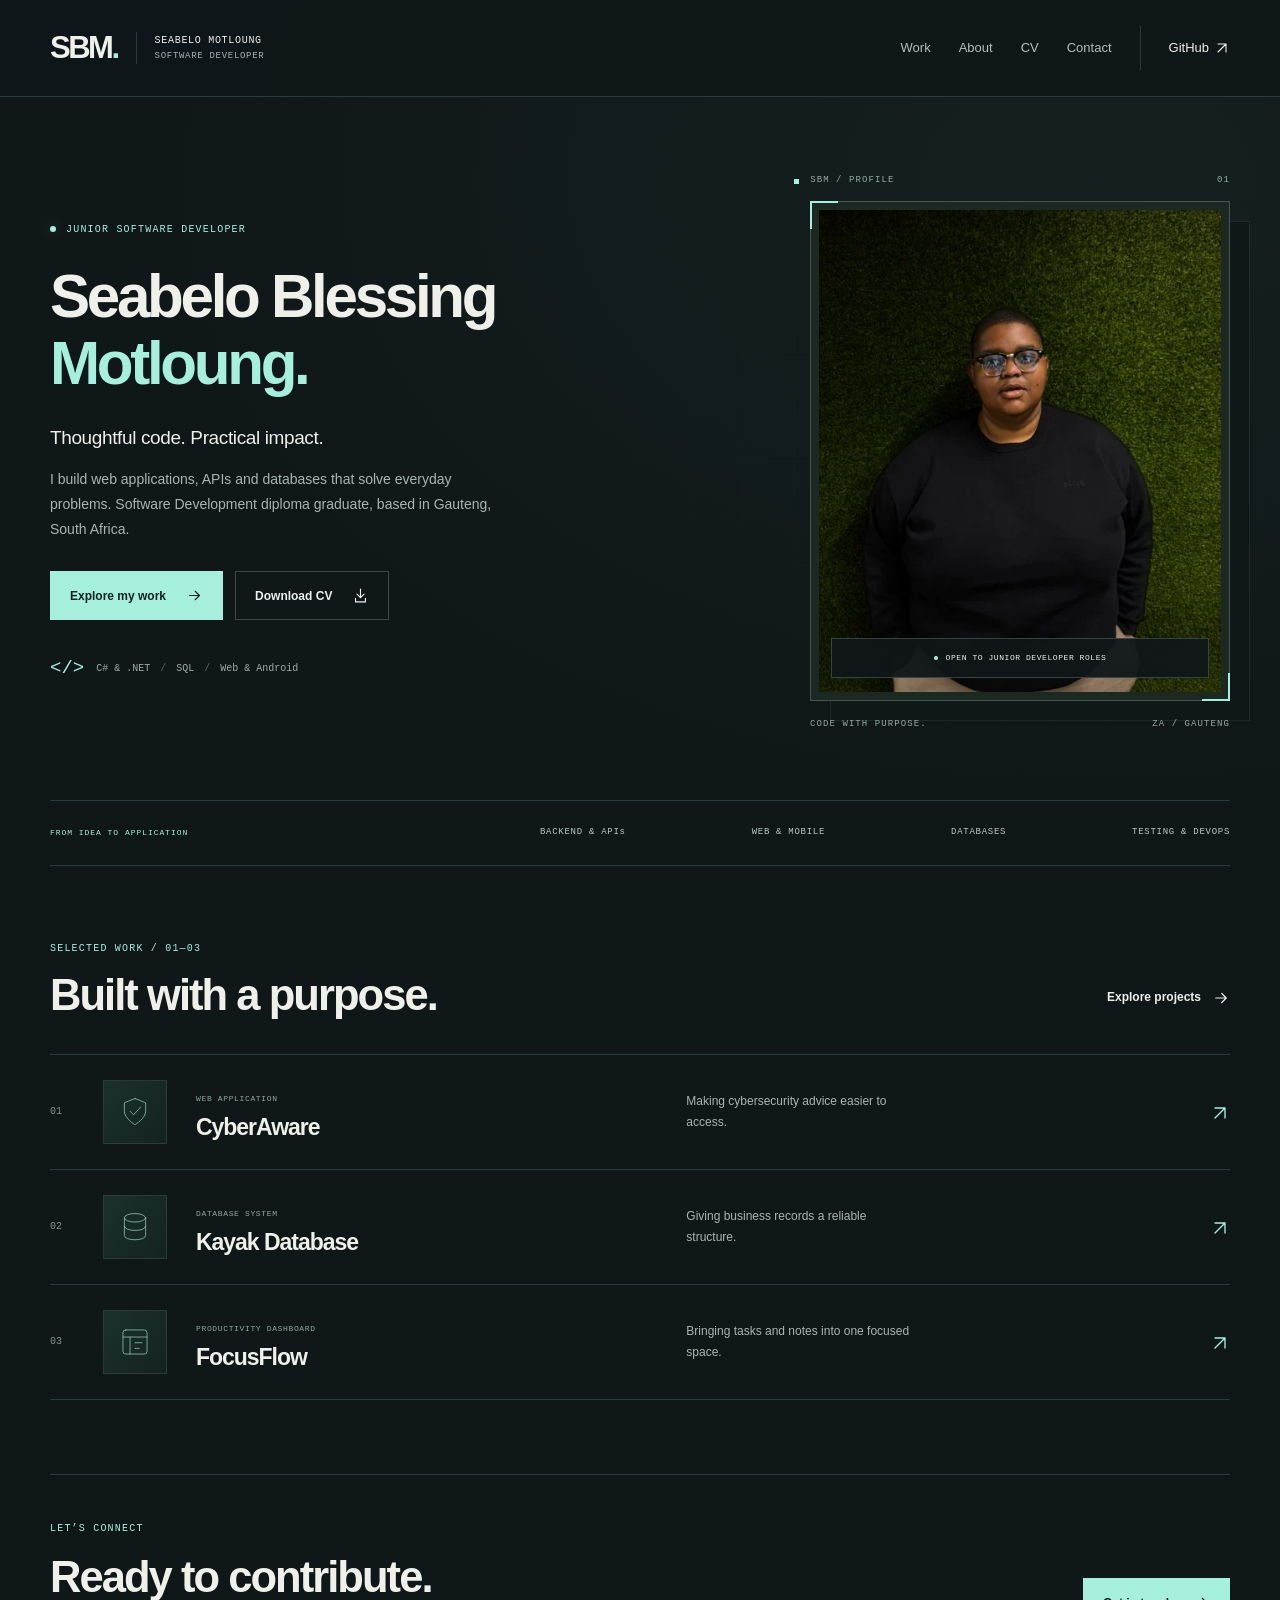
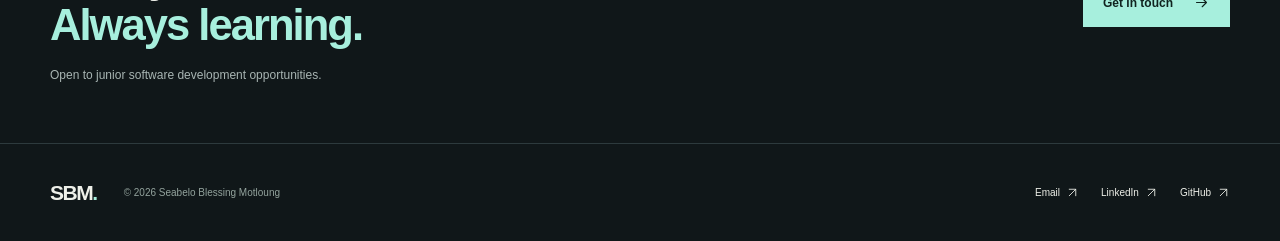
<file: index.html>
<!doctype html>
<html lang="en-ZA"><head>
<meta name="google-site-verification" content="wOS93YtH7GxDADND5eBGeWs1K6vbDE0F783lF547v88" /><meta charset="utf-8"><meta name="viewport" content="width=device-width,initial-scale=1">
<title>Seabelo Blessing Motloung | Software Developer</title><meta name="description" content="Seabelo Blessing Motloung, a junior Software Developer in Gauteng. Explore C#, ASP.NET Core, SQL and web projects, and download my CV."><meta name="author" content="Seabelo Blessing Motloung"><meta name="robots" content="index,follow,max-image-preview:large"><meta name="theme-color" content="#101719"><meta name="color-scheme" content="dark">
<link rel="canonical" href="https://seabelomotloung.co.za/"><link rel="icon" href="assets/favicon.svg" type="image/svg+xml">
<meta property="og:site_name" content="Seabelo Blessing Motloung"><meta property="og:locale" content="en_ZA"><meta property="og:type" content="profile"><meta property="og:title" content="Seabelo Blessing Motloung | Software Developer"><meta property="og:description" content="Seabelo Blessing Motloung, a junior Software Developer in Gauteng. Explore C#, ASP.NET Core, SQL and web projects, and download my CV."><meta property="og:url" content="https://seabelomotloung.co.za/"><meta property="og:image" content="https://seabelomotloung.co.za/assets/images/seabelo-social.jpg"><meta property="og:image:width" content="960"><meta property="og:image:height" content="1280"><meta property="og:image:alt" content="Professional portrait of Seabelo Blessing Motloung, Software Developer">
<meta name="twitter:card" content="summary_large_image"><meta name="twitter:title" content="Seabelo Blessing Motloung | Software Developer"><meta name="twitter:description" content="Seabelo Blessing Motloung, a junior Software Developer in Gauteng. Explore C#, ASP.NET Core, SQL and web projects, and download my CV."><meta name="twitter:image" content="https://seabelomotloung.co.za/assets/images/seabelo-social.jpg">
<link rel="stylesheet" href="assets/styles.css?v=20261101"><script type="application/ld+json">{"@context":"https://schema.org","@graph":[{"@type":"Person","@id":"https://seabelomotloung.co.za/#person","name":"Seabelo Blessing Motloung","alternateName":"Seabelo Motloung","url":"https://seabelomotloung.co.za/","image":"https://seabelomotloung.co.za/assets/images/seabelo-social.jpg","jobTitle":"Software Developer","description":"Software Development diploma graduate with project experience in C#, ASP.NET Core, REST APIs and databases.","sameAs":["https://github.com/motloungseabelo-gif","https://www.linkedin.com/in/seabelo-motloung-aa58aa301"],"alumniOf":{"@type":"CollegeOrUniversity","name":"IIE Rosebank College","description":"Pretoria campus","address":{"@type":"PostalAddress","addressLocality":"Pretoria","addressRegion":"Gauteng","addressCountry":"ZA"}},"homeLocation":{"@type":"Place","name":"Gauteng, South Africa"},"knowsAbout":["C#","ASP.NET Core","REST APIs","SQL","Kotlin","JavaScript","Docker","Azure DevOps","Software testing"]},{"@type":"WebSite","@id":"https://seabelomotloung.co.za/#website","url":"https://seabelomotloung.co.za/","name":"Seabelo Blessing Motloung | Software Developer","publisher":{"@id":"https://seabelomotloung.co.za/#person"}},{"@type":"ProfilePage","@id":"https://seabelomotloung.co.za/#webpage","url":"https://seabelomotloung.co.za/","name":"Seabelo Blessing Motloung | Software Developer","description":"Seabelo Blessing Motloung, a junior Software Developer in Gauteng. Explore C#, ASP.NET Core, SQL and web projects, and download my CV.","inLanguage":"en-ZA","about":{"@id":"https://seabelomotloung.co.za/#person"},"isPartOf":{"@id":"https://seabelomotloung.co.za/#website"},"mainEntity":{"@id":"https://seabelomotloung.co.za/#person"},"primaryImageOfPage":"https://seabelomotloung.co.za/assets/images/seabelo-social.jpg"}]}</script><script src="assets/script.js?v=20261101" defer></script></head>
<body><a class="skip-link" href="#main">Skip to content</a>
<header class="site-header"><div class="container nav-shell">
<a class="brand" href="index.html" aria-label="Seabelo Motloung, home"><span class="brand-mark">SBM<span aria-hidden="true">.</span></span><span class="brand-label">SEABELO MOTLOUNG<span>SOFTWARE DEVELOPER</span></span></a>
<button class="nav-toggle" type="button" aria-expanded="false" aria-controls="primary-nav"><span>Menu</span><svg viewBox="0 0 24 24" fill="none" aria-hidden="true"><path d="M4 8h16M4 16h16"/></svg></button>
<nav id="primary-nav" class="primary-nav" aria-label="Primary navigation"><a href="projects.html">Work</a><a href="about.html">About</a><a href="resume.html">CV</a><a href="contact.html">Contact</a><a class="nav-github" href="https://github.com/motloungseabelo-gif" target="_blank" rel="noopener noreferrer" aria-label="GitHub profile, opens in a new tab">GitHub <svg viewBox="0 0 24 24" fill="none" aria-hidden="true"><path d="M6 18 18 6M6 6h12v12"/></svg></a></nav>
</div></header><main id="main">
<section class="hero container"><div class="hero-copy"><p class="eyebrow"><span class="status-dot" aria-hidden="true"></span>JUNIOR SOFTWARE DEVELOPER</p><h1>Seabelo Blessing<br><span>Motloung.</span></h1><p class="hero-statement">Thoughtful code. Practical impact.</p><p class="lead">I build web applications, APIs and databases that solve everyday problems. Software Development diploma graduate, based in Gauteng, South Africa.</p><div class="hero-actions"><a class="button button-primary" href="projects.html">Explore my work<svg viewBox="0 0 24 24" fill="none" aria-hidden="true"><path d="M5 12h14M13 6l6 6-6 6"/></svg></a><a class="button button-secondary" href="Seabelo_Blessing_Motloung_CV.pdf" download>Download CV<svg viewBox="0 0 24 24" fill="none" aria-hidden="true"><path d="M12 3v12m-5-5 5 5 5-5M5 16v5h14v-5"/></svg></a></div><div class="hero-footnote"><span aria-hidden="true">&lt;/&gt;</span><span>C# &amp; .NET<span class="separator">/</span>SQL<span class="separator">/</span>Web &amp; Android</span></div></div><div class="portrait-scene"><div class="portrait-stage"><div class="portrait-topline" aria-hidden="true"><span>SBM / PROFILE</span><span>01</span></div><div class="portrait-frame"><img src="assets/images/seabelo-960.webp" srcset="assets/images/seabelo-480.webp 480w, assets/images/seabelo-960.webp 960w" sizes="(max-width: 600px) 88vw, (max-width: 900px) 66vw, 420px" width="960" height="1280" alt="Seabelo Blessing Motloung, Software Developer, wearing glasses and a black top" fetchpriority="high" decoding="async"><div class="portrait-caption"><span class="status-dot" aria-hidden="true"></span><span>OPEN TO JUNIOR DEVELOPER ROLES</span></div></div><div class="portrait-bottomline" aria-hidden="true"><span>CODE WITH PURPOSE.</span><span>ZA / GAUTENG</span></div></div></div></section>
<div class="container capabilities" aria-label="Areas of development"><span class="micro-label">FROM IDEA TO APPLICATION</span><div><span>BACKEND &amp; APIs</span><span>WEB &amp; MOBILE</span><span>DATABASES</span><span>TESTING &amp; DEVOPS</span></div></div>
<section class="section container" aria-labelledby="work-heading"><div class="section-heading"><div><p class="eyebrow">SELECTED WORK / 01—03</p><h2 id="work-heading">Built with a purpose.</h2></div><a class="text-link" href="projects.html">Explore projects <svg viewBox="0 0 24 24" fill="none" aria-hidden="true"><path d="M5 12h14M13 6l6 6-6 6"/></svg></a></div><div class="work-list"><a class="work-row" href="projects.html#cyberaware"><span class="work-index">01</span><div class="project-symbol" aria-hidden="true"><svg viewBox="0 0 48 48" fill="none"><path d="m24 5 15 6v12c0 10-15 19-15 19S9 33 9 23V11l15-6Z"/><path d="m17 23 5 5 10-11"/></svg></div><span class="work-title"><span class="micro-label">WEB APPLICATION</span><h3>CyberAware</h3></span><span class="work-description">Making cybersecurity advice easier to access.</span><span class="work-arrow"><svg viewBox="0 0 24 24" fill="none" aria-hidden="true"><path d="M6 18 18 6M6 6h12v12"/></svg></span></a><a class="work-row" href="projects.html#kayak"><span class="work-index">02</span><div class="project-symbol" aria-hidden="true"><svg viewBox="0 0 48 48" fill="none"><ellipse cx="24" cy="11" rx="15" ry="6"/><path d="M9 11v25c0 8 30 8 30 0V11M9 23c0 8 30 8 30 0"/></svg></div><span class="work-title"><span class="micro-label">DATABASE SYSTEM</span><h3>Kayak Database</h3></span><span class="work-description">Giving business records a reliable structure.</span><span class="work-arrow"><svg viewBox="0 0 24 24" fill="none" aria-hidden="true"><path d="M6 18 18 6M6 6h12v12"/></svg></span></a><a class="work-row" href="projects.html#focusflow"><span class="work-index">03</span><div class="project-symbol" aria-hidden="true"><svg viewBox="0 0 48 48" fill="none"><rect x="7" y="7" width="34" height="34" rx="4"/><path d="M7 17h34M17 17v24m7-16h10m-10 8h6"/></svg></div><span class="work-title"><span class="micro-label">PRODUCTIVITY DASHBOARD</span><h3>FocusFlow</h3></span><span class="work-description">Bringing tasks and notes into one focused space.</span><span class="work-arrow"><svg viewBox="0 0 24 24" fill="none" aria-hidden="true"><path d="M6 18 18 6M6 6h12v12"/></svg></span></a></div></section>
<section class="container contact-strip"><div><p class="eyebrow">LET’S CONNECT</p><h2>Ready to contribute.<br><span>Always learning.</span></h2><p>Open to junior software development opportunities.</p></div><a class="button button-primary" href="contact.html">Get in touch<svg viewBox="0 0 24 24" fill="none" aria-hidden="true"><path d="M5 12h14M13 6l6 6-6 6"/></svg></a></section></main><footer class="site-footer"><div class="container footer-inner"><a class="footer-signature" href="index.html">SBM<span>.</span></a><p>© 2026 Seabelo Blessing Motloung</p><div class="footer-links"><a href="mailto:seabelomotloung@gmail.com">Email <svg viewBox="0 0 24 24" fill="none" aria-hidden="true"><path d="M6 18 18 6M6 6h12v12"/></svg></a><a href="https://www.linkedin.com/in/seabelo-motloung-aa58aa301" target="_blank" rel="noopener noreferrer">LinkedIn <svg viewBox="0 0 24 24" fill="none" aria-hidden="true"><path d="M6 18 18 6M6 6h12v12"/></svg></a><a href="https://github.com/motloungseabelo-gif" target="_blank" rel="noopener noreferrer">GitHub <svg viewBox="0 0 24 24" fill="none" aria-hidden="true"><path d="M6 18 18 6M6 6h12v12"/></svg></a></div></div></footer></body></html>
</file>
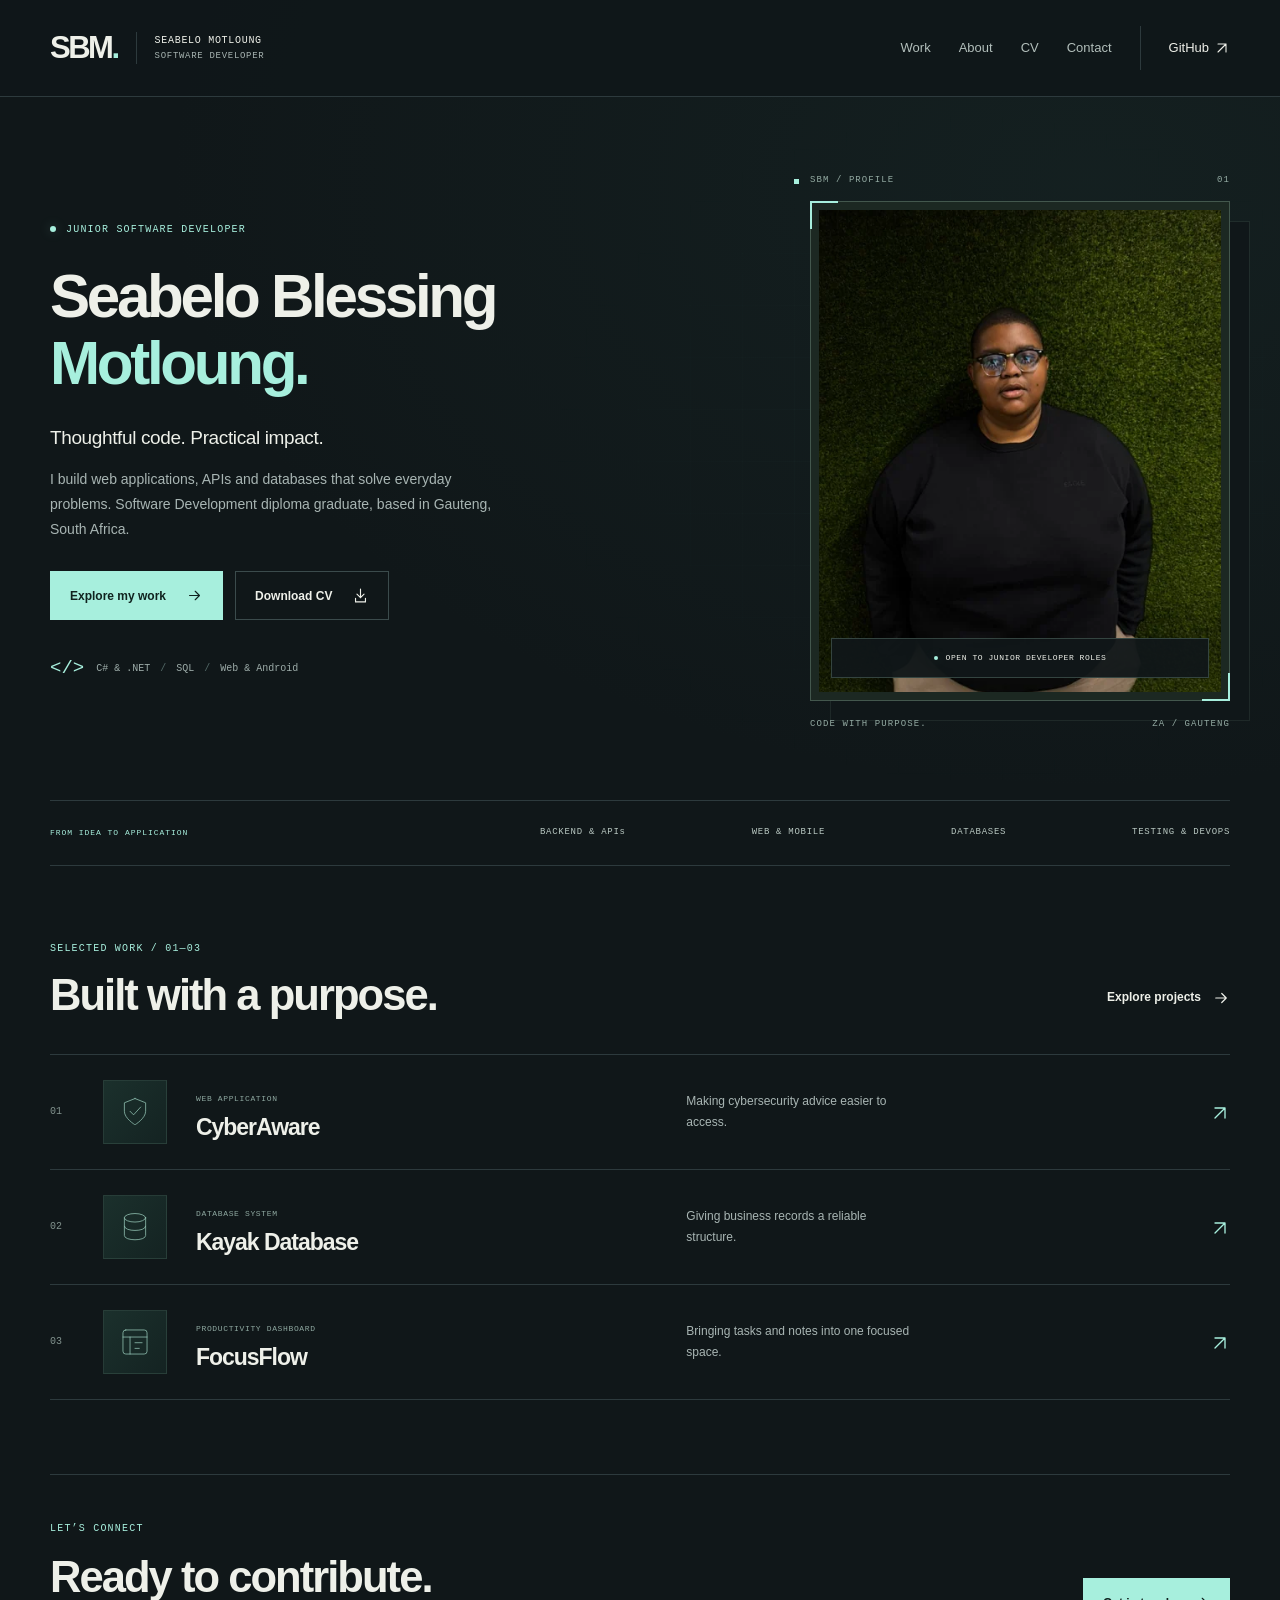
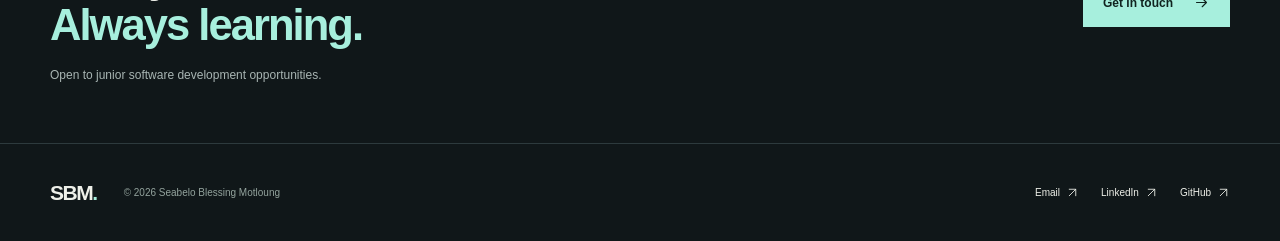
<file: portfolio_site/index.html>
<!doctype html><html lang="en"><head><meta charset="utf-8"><meta name="robots" content="noindex,follow"><link rel="canonical" href="https://seabelomotloung.co.za/"><meta http-equiv="refresh" content="0;url=../index.html"><title>Seabelo Blessing Motloung | Software Developer</title></head><body><p>This legacy page has moved to the current <a href="../index.html">Seabelo Blessing Motloung Software Developer portfolio</a>.</p></body></html>
</file>
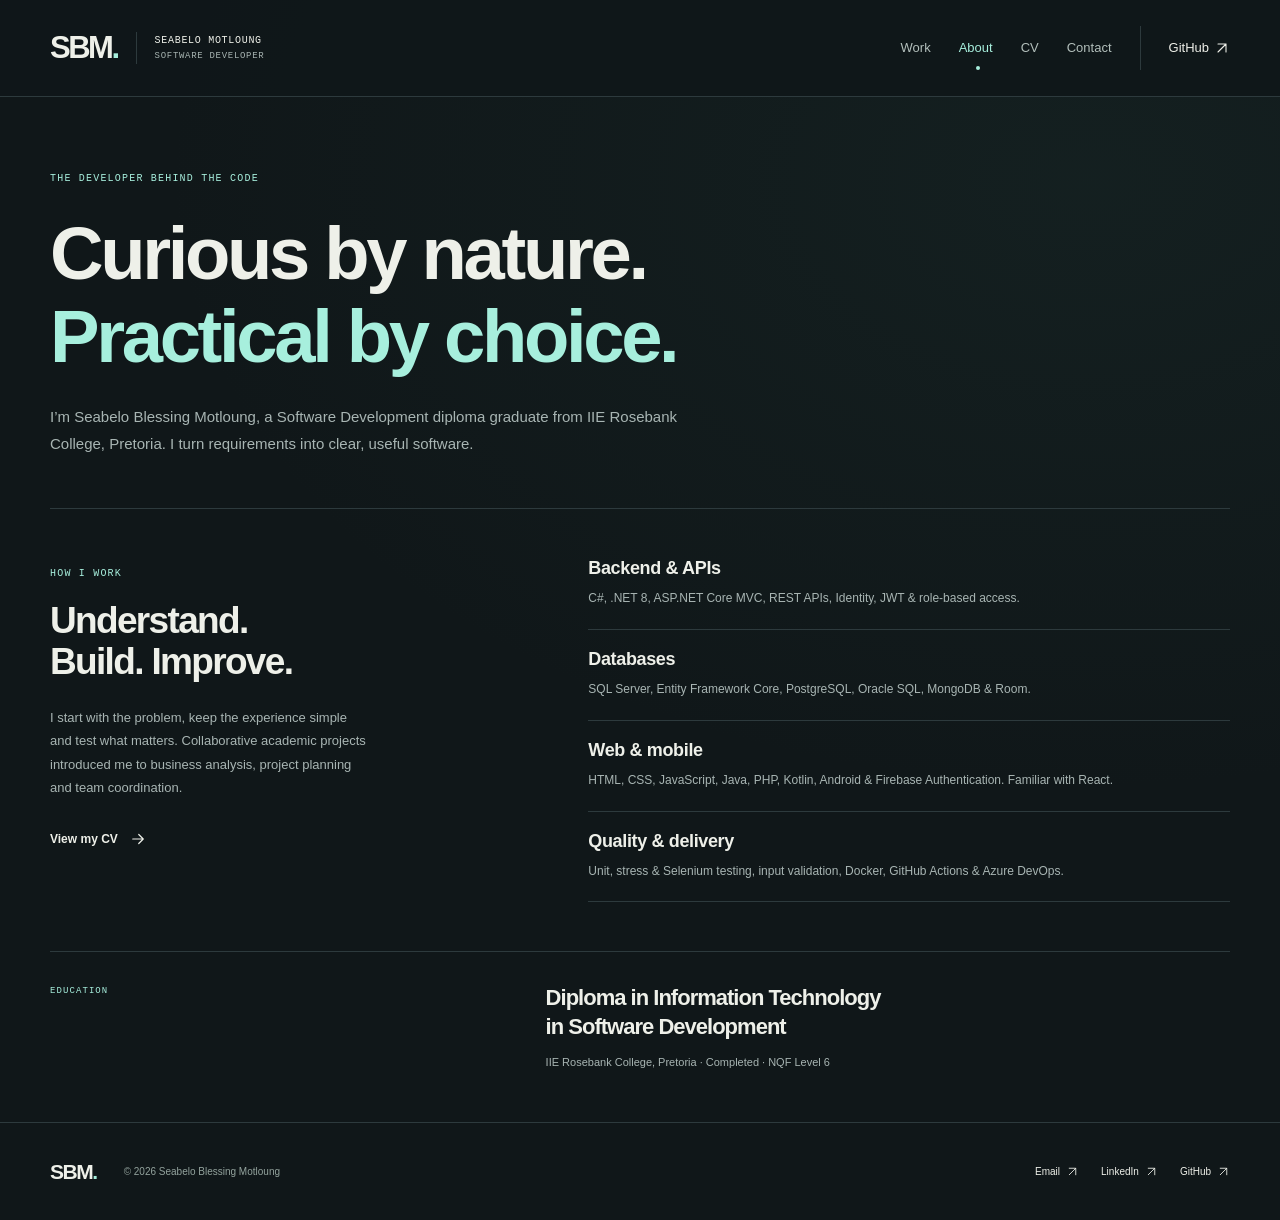
<file: about.html>
<!doctype html>
<html lang="en-ZA"><head><meta charset="utf-8"><meta name="viewport" content="width=device-width,initial-scale=1">
<title>About | Seabelo Blessing Motloung, Software Developer</title><meta name="description" content="Meet Seabelo Blessing Motloung, a Software Development diploma graduate from IIE Rosebank College with skills in .NET, databases, web, Android and testing."><meta name="author" content="Seabelo Blessing Motloung"><meta name="robots" content="index,follow,max-image-preview:large"><meta name="theme-color" content="#101719"><meta name="color-scheme" content="dark">
<link rel="canonical" href="https://seabelomotloung.co.za/about.html"><link rel="icon" href="assets/favicon.svg" type="image/svg+xml">
<meta property="og:site_name" content="Seabelo Blessing Motloung"><meta property="og:locale" content="en_ZA"><meta property="og:type" content="website"><meta property="og:title" content="About | Seabelo Blessing Motloung, Software Developer"><meta property="og:description" content="Meet Seabelo Blessing Motloung, a Software Development diploma graduate from IIE Rosebank College with skills in .NET, databases, web, Android and testing."><meta property="og:url" content="https://seabelomotloung.co.za/about.html"><meta property="og:image" content="https://seabelomotloung.co.za/assets/images/seabelo-social.jpg"><meta property="og:image:width" content="960"><meta property="og:image:height" content="1280"><meta property="og:image:alt" content="Professional portrait of Seabelo Blessing Motloung, Software Developer">
<meta name="twitter:card" content="summary_large_image"><meta name="twitter:title" content="About | Seabelo Blessing Motloung, Software Developer"><meta name="twitter:description" content="Meet Seabelo Blessing Motloung, a Software Development diploma graduate from IIE Rosebank College with skills in .NET, databases, web, Android and testing."><meta name="twitter:image" content="https://seabelomotloung.co.za/assets/images/seabelo-social.jpg">
<link rel="stylesheet" href="assets/styles.css?v=20261101"><script type="application/ld+json">{"@context":"https://schema.org","@graph":[{"@type":"Person","@id":"https://seabelomotloung.co.za/#person","name":"Seabelo Blessing Motloung","alternateName":"Seabelo Motloung","url":"https://seabelomotloung.co.za/","image":"https://seabelomotloung.co.za/assets/images/seabelo-social.jpg","jobTitle":"Software Developer","description":"Software Development diploma graduate with project experience in C#, ASP.NET Core, REST APIs and databases.","sameAs":["https://github.com/motloungseabelo-gif","https://www.linkedin.com/in/seabelo-motloung-aa58aa301"],"alumniOf":{"@type":"CollegeOrUniversity","name":"IIE Rosebank College","description":"Pretoria campus","address":{"@type":"PostalAddress","addressLocality":"Pretoria","addressRegion":"Gauteng","addressCountry":"ZA"}},"homeLocation":{"@type":"Place","name":"Gauteng, South Africa"},"knowsAbout":["C#","ASP.NET Core","REST APIs","SQL","Kotlin","JavaScript","Docker","Azure DevOps","Software testing"]},{"@type":"WebSite","@id":"https://seabelomotloung.co.za/#website","url":"https://seabelomotloung.co.za/","name":"Seabelo Blessing Motloung | Software Developer","publisher":{"@id":"https://seabelomotloung.co.za/#person"}},{"@type":"WebPage","@id":"https://seabelomotloung.co.za/about.html#webpage","url":"https://seabelomotloung.co.za/about.html","name":"About | Seabelo Blessing Motloung, Software Developer","description":"Meet Seabelo Blessing Motloung, a Software Development diploma graduate from IIE Rosebank College with skills in .NET, databases, web, Android and testing.","inLanguage":"en-ZA","about":{"@id":"https://seabelomotloung.co.za/#person"},"isPartOf":{"@id":"https://seabelomotloung.co.za/#website"}}]}</script><script src="assets/script.js?v=20261101" defer></script></head>
<body><a class="skip-link" href="#main">Skip to content</a>
<header class="site-header"><div class="container nav-shell">
<a class="brand" href="index.html" aria-label="Seabelo Motloung, home"><span class="brand-mark">SBM<span aria-hidden="true">.</span></span><span class="brand-label">SEABELO MOTLOUNG<span>SOFTWARE DEVELOPER</span></span></a>
<button class="nav-toggle" type="button" aria-expanded="false" aria-controls="primary-nav"><span>Menu</span><svg viewBox="0 0 24 24" fill="none" aria-hidden="true"><path d="M4 8h16M4 16h16"/></svg></button>
<nav id="primary-nav" class="primary-nav" aria-label="Primary navigation"><a href="projects.html">Work</a><a href="about.html" aria-current="page">About</a><a href="resume.html">CV</a><a href="contact.html">Contact</a><a class="nav-github" href="https://github.com/motloungseabelo-gif" target="_blank" rel="noopener noreferrer" aria-label="GitHub profile, opens in a new tab">GitHub <svg viewBox="0 0 24 24" fill="none" aria-hidden="true"><path d="M6 18 18 6M6 6h12v12"/></svg></a></nav>
</div></header><main id="main"><section class="page-hero container"><p class="eyebrow">THE DEVELOPER BEHIND THE CODE</p><h1>Curious by nature.<br><span>Practical by choice.</span></h1><p class="lead">I’m Seabelo Blessing Motloung, a Software Development diploma graduate from IIE Rosebank College, Pretoria. I turn requirements into clear, useful software.</p></section><section class="container about-layout"><div class="about-intro"><span class="micro-label">HOW I WORK</span><h2>Understand.<br>Build. Improve.</h2><p>I start with the problem, keep the experience simple and test what matters. Collaborative academic projects introduced me to business analysis, project planning and team coordination.</p><a class="text-link" href="resume.html">View my CV <svg viewBox="0 0 24 24" fill="none" aria-hidden="true"><path d="M5 12h14M13 6l6 6-6 6"/></svg></a></div><div class="skills-list" aria-label="Technical skills"><div class="skill-row"><h3>Backend &amp; APIs</h3><p>C#, .NET 8, ASP.NET Core MVC, REST APIs, Identity, JWT &amp; role-based access.</p></div><div class="skill-row"><h3>Databases</h3><p>SQL Server, Entity Framework Core, PostgreSQL, Oracle SQL, MongoDB &amp; Room.</p></div><div class="skill-row"><h3>Web &amp; mobile</h3><p>HTML, CSS, JavaScript, Java, PHP, Kotlin, Android &amp; Firebase Authentication. Familiar with React.</p></div><div class="skill-row"><h3>Quality &amp; delivery</h3><p>Unit, stress &amp; Selenium testing, input validation, Docker, GitHub Actions &amp; Azure DevOps.</p></div></div></section><section class="container education-note"><span class="micro-label">EDUCATION</span><div><h2>Diploma in Information Technology<br>in Software Development</h2><p>IIE Rosebank College, Pretoria · Completed · NQF Level 6</p></div></section></main><footer class="site-footer"><div class="container footer-inner"><a class="footer-signature" href="index.html">SBM<span>.</span></a><p>© 2026 Seabelo Blessing Motloung</p><div class="footer-links"><a href="mailto:seabelomotloung@gmail.com">Email <svg viewBox="0 0 24 24" fill="none" aria-hidden="true"><path d="M6 18 18 6M6 6h12v12"/></svg></a><a href="https://www.linkedin.com/in/seabelo-motloung-aa58aa301" target="_blank" rel="noopener noreferrer">LinkedIn <svg viewBox="0 0 24 24" fill="none" aria-hidden="true"><path d="M6 18 18 6M6 6h12v12"/></svg></a><a href="https://github.com/motloungseabelo-gif" target="_blank" rel="noopener noreferrer">GitHub <svg viewBox="0 0 24 24" fill="none" aria-hidden="true"><path d="M6 18 18 6M6 6h12v12"/></svg></a></div></div></footer></body></html>
</file>
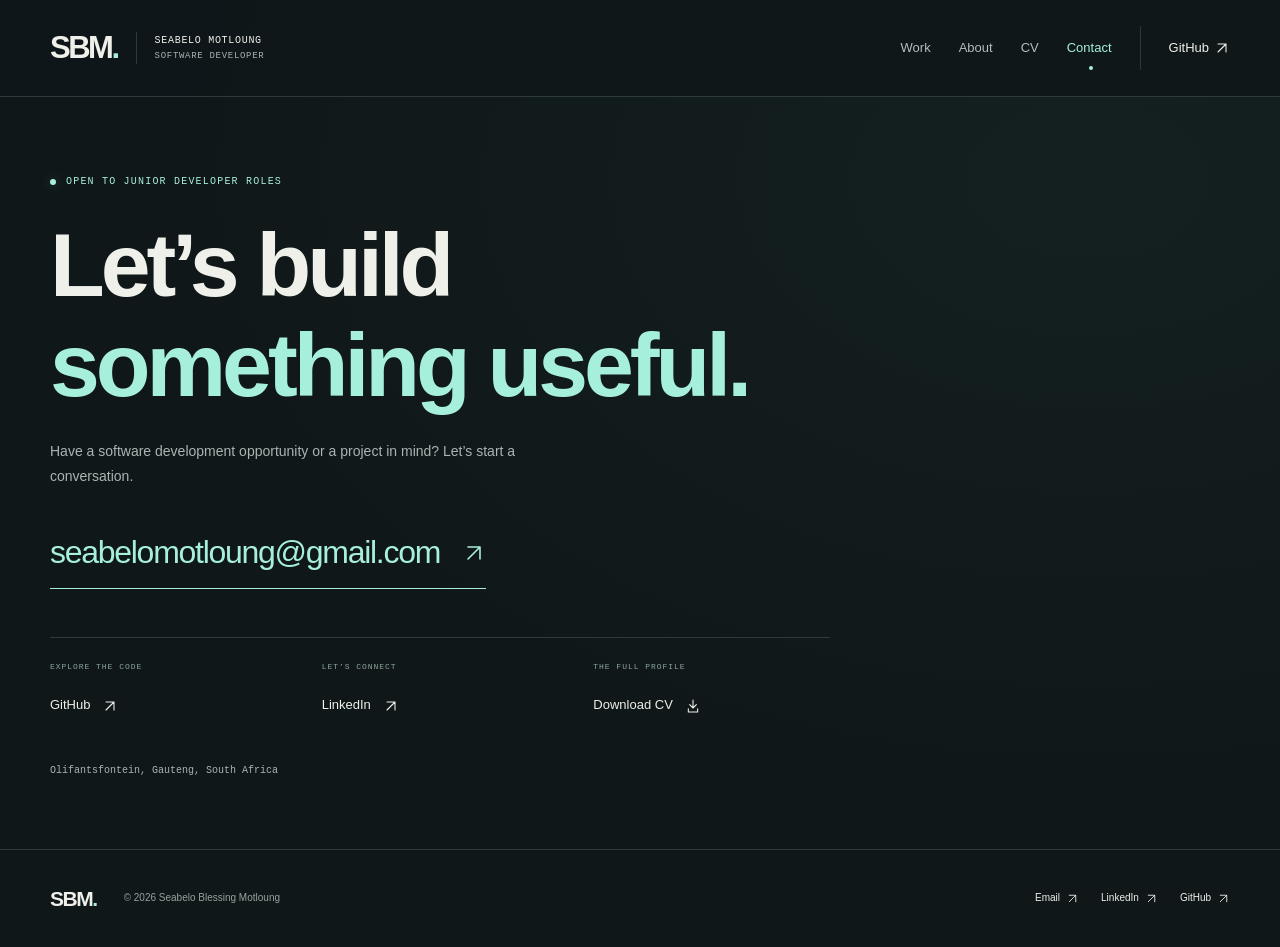
<file: contact.html>
<!doctype html>
<html lang="en-ZA"><head><meta charset="utf-8"><meta name="viewport" content="width=device-width,initial-scale=1">
<title>Contact | Seabelo Blessing Motloung, Software Developer</title><meta name="description" content="Contact Seabelo Blessing Motloung about junior software developer opportunities. Based in Olifantsfontein, Gauteng, South Africa."><meta name="author" content="Seabelo Blessing Motloung"><meta name="robots" content="index,follow,max-image-preview:large"><meta name="theme-color" content="#101719"><meta name="color-scheme" content="dark">
<link rel="canonical" href="https://seabelomotloung.co.za/contact.html"><link rel="icon" href="assets/favicon.svg" type="image/svg+xml">
<meta property="og:site_name" content="Seabelo Blessing Motloung"><meta property="og:locale" content="en_ZA"><meta property="og:type" content="website"><meta property="og:title" content="Contact | Seabelo Blessing Motloung, Software Developer"><meta property="og:description" content="Contact Seabelo Blessing Motloung about junior software developer opportunities. Based in Olifantsfontein, Gauteng, South Africa."><meta property="og:url" content="https://seabelomotloung.co.za/contact.html"><meta property="og:image" content="https://seabelomotloung.co.za/assets/images/seabelo-social.jpg"><meta property="og:image:width" content="960"><meta property="og:image:height" content="1280"><meta property="og:image:alt" content="Professional portrait of Seabelo Blessing Motloung, Software Developer">
<meta name="twitter:card" content="summary_large_image"><meta name="twitter:title" content="Contact | Seabelo Blessing Motloung, Software Developer"><meta name="twitter:description" content="Contact Seabelo Blessing Motloung about junior software developer opportunities. Based in Olifantsfontein, Gauteng, South Africa."><meta name="twitter:image" content="https://seabelomotloung.co.za/assets/images/seabelo-social.jpg">
<link rel="stylesheet" href="assets/styles.css?v=20261101"><script type="application/ld+json">{"@context":"https://schema.org","@graph":[{"@type":"Person","@id":"https://seabelomotloung.co.za/#person","name":"Seabelo Blessing Motloung","alternateName":"Seabelo Motloung","url":"https://seabelomotloung.co.za/","image":"https://seabelomotloung.co.za/assets/images/seabelo-social.jpg","jobTitle":"Software Developer","description":"Software Development diploma graduate with project experience in C#, ASP.NET Core, REST APIs and databases.","sameAs":["https://github.com/motloungseabelo-gif","https://www.linkedin.com/in/seabelo-motloung-aa58aa301"],"alumniOf":{"@type":"CollegeOrUniversity","name":"IIE Rosebank College","description":"Pretoria campus","address":{"@type":"PostalAddress","addressLocality":"Pretoria","addressRegion":"Gauteng","addressCountry":"ZA"}},"homeLocation":{"@type":"Place","name":"Gauteng, South Africa"},"knowsAbout":["C#","ASP.NET Core","REST APIs","SQL","Kotlin","JavaScript","Docker","Azure DevOps","Software testing"]},{"@type":"WebSite","@id":"https://seabelomotloung.co.za/#website","url":"https://seabelomotloung.co.za/","name":"Seabelo Blessing Motloung | Software Developer","publisher":{"@id":"https://seabelomotloung.co.za/#person"}},{"@type":"WebPage","@id":"https://seabelomotloung.co.za/contact.html#webpage","url":"https://seabelomotloung.co.za/contact.html","name":"Contact | Seabelo Blessing Motloung, Software Developer","description":"Contact Seabelo Blessing Motloung about junior software developer opportunities. Based in Olifantsfontein, Gauteng, South Africa.","inLanguage":"en-ZA","about":{"@id":"https://seabelomotloung.co.za/#person"},"isPartOf":{"@id":"https://seabelomotloung.co.za/#website"}}]}</script><script src="assets/script.js?v=20261101" defer></script></head>
<body><a class="skip-link" href="#main">Skip to content</a>
<header class="site-header"><div class="container nav-shell">
<a class="brand" href="index.html" aria-label="Seabelo Motloung, home"><span class="brand-mark">SBM<span aria-hidden="true">.</span></span><span class="brand-label">SEABELO MOTLOUNG<span>SOFTWARE DEVELOPER</span></span></a>
<button class="nav-toggle" type="button" aria-expanded="false" aria-controls="primary-nav"><span>Menu</span><svg viewBox="0 0 24 24" fill="none" aria-hidden="true"><path d="M4 8h16M4 16h16"/></svg></button>
<nav id="primary-nav" class="primary-nav" aria-label="Primary navigation"><a href="projects.html">Work</a><a href="about.html">About</a><a href="resume.html">CV</a><a href="contact.html" aria-current="page">Contact</a><a class="nav-github" href="https://github.com/motloungseabelo-gif" target="_blank" rel="noopener noreferrer" aria-label="GitHub profile, opens in a new tab">GitHub <svg viewBox="0 0 24 24" fill="none" aria-hidden="true"><path d="M6 18 18 6M6 6h12v12"/></svg></a></nav>
</div></header><main id="main"><section class="container contact-hero"><p class="eyebrow"><span class="status-dot" aria-hidden="true"></span>OPEN TO JUNIOR DEVELOPER ROLES</p><h1>Let’s build<br><span>something useful.</span></h1><p class="lead">Have a software development opportunity or a project in mind? Let’s start a conversation.</p><a class="email-link" href="mailto:seabelomotloung@gmail.com">seabelomotloung@gmail.com <svg viewBox="0 0 24 24" fill="none" aria-hidden="true"><path d="M6 18 18 6M6 6h12v12"/></svg></a><div class="contact-options"><a href="https://github.com/motloungseabelo-gif" target="_blank" rel="noopener noreferrer"><span class="micro-label">EXPLORE THE CODE</span><span>GitHub <svg viewBox="0 0 24 24" fill="none" aria-hidden="true"><path d="M6 18 18 6M6 6h12v12"/></svg></span></a><a href="https://www.linkedin.com/in/seabelo-motloung-aa58aa301" target="_blank" rel="noopener noreferrer"><span class="micro-label">LET’S CONNECT</span><span>LinkedIn <svg viewBox="0 0 24 24" fill="none" aria-hidden="true"><path d="M6 18 18 6M6 6h12v12"/></svg></span></a><a href="Seabelo_Blessing_Motloung_CV.pdf" download><span class="micro-label">THE FULL PROFILE</span><span>Download CV <svg viewBox="0 0 24 24" fill="none" aria-hidden="true"><path d="M12 3v12m-5-5 5 5 5-5M5 16v5h14v-5"/></svg></span></a></div><p class="location-note">Olifantsfontein, Gauteng, South Africa</p></section></main><footer class="site-footer"><div class="container footer-inner"><a class="footer-signature" href="index.html">SBM<span>.</span></a><p>© 2026 Seabelo Blessing Motloung</p><div class="footer-links"><a href="mailto:seabelomotloung@gmail.com">Email <svg viewBox="0 0 24 24" fill="none" aria-hidden="true"><path d="M6 18 18 6M6 6h12v12"/></svg></a><a href="https://www.linkedin.com/in/seabelo-motloung-aa58aa301" target="_blank" rel="noopener noreferrer">LinkedIn <svg viewBox="0 0 24 24" fill="none" aria-hidden="true"><path d="M6 18 18 6M6 6h12v12"/></svg></a><a href="https://github.com/motloungseabelo-gif" target="_blank" rel="noopener noreferrer">GitHub <svg viewBox="0 0 24 24" fill="none" aria-hidden="true"><path d="M6 18 18 6M6 6h12v12"/></svg></a></div></div></footer></body></html>
</file>
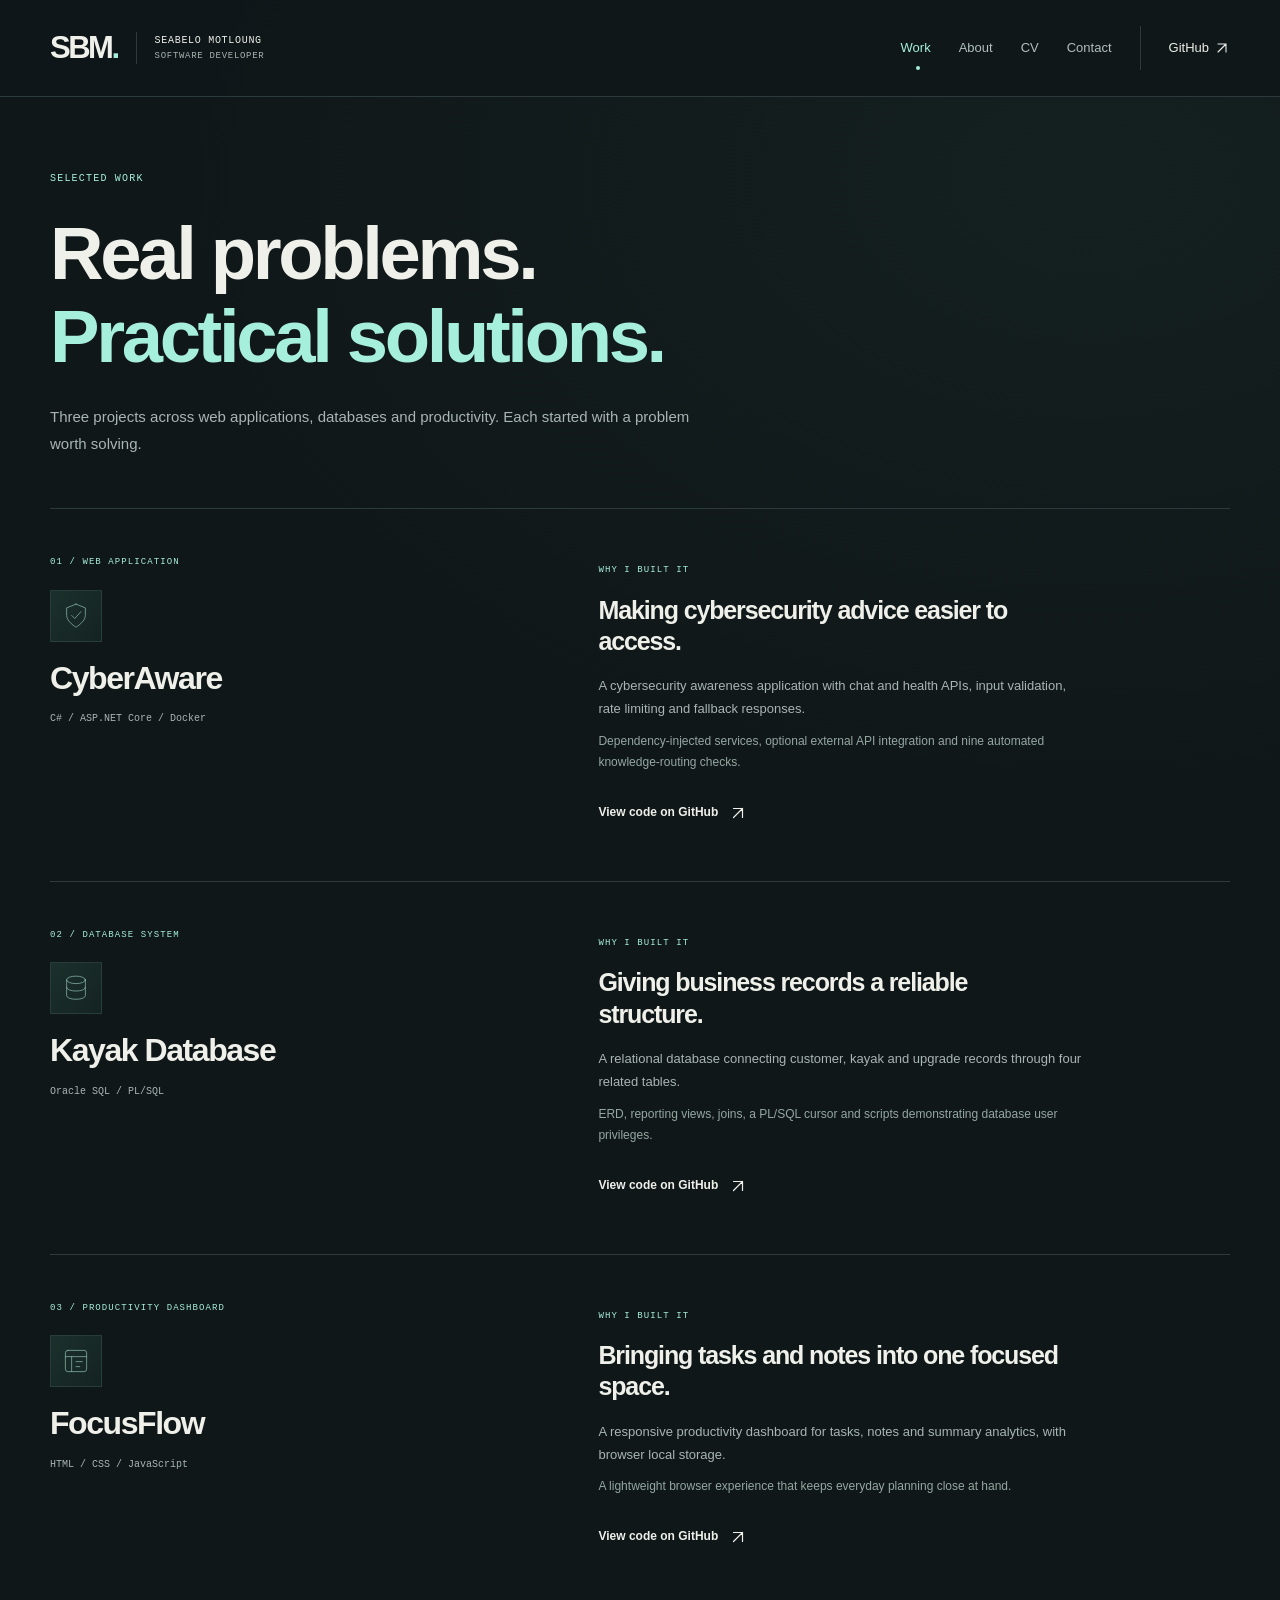
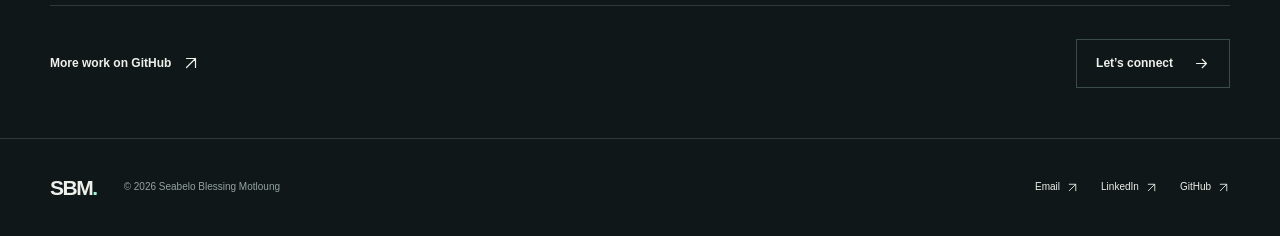
<file: projects.html>
<!doctype html>
<html lang="en-ZA"><head><meta charset="utf-8"><meta name="viewport" content="width=device-width,initial-scale=1">
<title>Software Projects | Seabelo Blessing Motloung</title><meta name="description" content="Selected software projects by Seabelo Blessing Motloung: CyberAware, Kayak Database and FocusFlow. Purpose, technical approach and source code."><meta name="author" content="Seabelo Blessing Motloung"><meta name="robots" content="index,follow,max-image-preview:large"><meta name="theme-color" content="#101719"><meta name="color-scheme" content="dark">
<link rel="canonical" href="https://seabelomotloung.co.za/projects.html"><link rel="icon" href="assets/favicon.svg" type="image/svg+xml">
<meta property="og:site_name" content="Seabelo Blessing Motloung"><meta property="og:locale" content="en_ZA"><meta property="og:type" content="website"><meta property="og:title" content="Software Projects | Seabelo Blessing Motloung"><meta property="og:description" content="Selected software projects by Seabelo Blessing Motloung: CyberAware, Kayak Database and FocusFlow. Purpose, technical approach and source code."><meta property="og:url" content="https://seabelomotloung.co.za/projects.html"><meta property="og:image" content="https://seabelomotloung.co.za/assets/images/seabelo-social.jpg"><meta property="og:image:width" content="960"><meta property="og:image:height" content="1280"><meta property="og:image:alt" content="Professional portrait of Seabelo Blessing Motloung, Software Developer">
<meta name="twitter:card" content="summary_large_image"><meta name="twitter:title" content="Software Projects | Seabelo Blessing Motloung"><meta name="twitter:description" content="Selected software projects by Seabelo Blessing Motloung: CyberAware, Kayak Database and FocusFlow. Purpose, technical approach and source code."><meta name="twitter:image" content="https://seabelomotloung.co.za/assets/images/seabelo-social.jpg">
<link rel="stylesheet" href="assets/styles.css?v=20261101"><script type="application/ld+json">{"@context":"https://schema.org","@graph":[{"@type":"Person","@id":"https://seabelomotloung.co.za/#person","name":"Seabelo Blessing Motloung","alternateName":"Seabelo Motloung","url":"https://seabelomotloung.co.za/","image":"https://seabelomotloung.co.za/assets/images/seabelo-social.jpg","jobTitle":"Software Developer","description":"Software Development diploma graduate with project experience in C#, ASP.NET Core, REST APIs and databases.","sameAs":["https://github.com/motloungseabelo-gif","https://www.linkedin.com/in/seabelo-motloung-aa58aa301"],"alumniOf":{"@type":"CollegeOrUniversity","name":"IIE Rosebank College","description":"Pretoria campus","address":{"@type":"PostalAddress","addressLocality":"Pretoria","addressRegion":"Gauteng","addressCountry":"ZA"}},"homeLocation":{"@type":"Place","name":"Gauteng, South Africa"},"knowsAbout":["C#","ASP.NET Core","REST APIs","SQL","Kotlin","JavaScript","Docker","Azure DevOps","Software testing"]},{"@type":"WebSite","@id":"https://seabelomotloung.co.za/#website","url":"https://seabelomotloung.co.za/","name":"Seabelo Blessing Motloung | Software Developer","publisher":{"@id":"https://seabelomotloung.co.za/#person"}},{"@type":"WebPage","@id":"https://seabelomotloung.co.za/projects.html#webpage","url":"https://seabelomotloung.co.za/projects.html","name":"Software Projects | Seabelo Blessing Motloung","description":"Selected software projects by Seabelo Blessing Motloung: CyberAware, Kayak Database and FocusFlow. Purpose, technical approach and source code.","inLanguage":"en-ZA","about":{"@id":"https://seabelomotloung.co.za/#person"},"isPartOf":{"@id":"https://seabelomotloung.co.za/#website"}}]}</script><script src="assets/script.js?v=20261101" defer></script></head>
<body><a class="skip-link" href="#main">Skip to content</a>
<header class="site-header"><div class="container nav-shell">
<a class="brand" href="index.html" aria-label="Seabelo Motloung, home"><span class="brand-mark">SBM<span aria-hidden="true">.</span></span><span class="brand-label">SEABELO MOTLOUNG<span>SOFTWARE DEVELOPER</span></span></a>
<button class="nav-toggle" type="button" aria-expanded="false" aria-controls="primary-nav"><span>Menu</span><svg viewBox="0 0 24 24" fill="none" aria-hidden="true"><path d="M4 8h16M4 16h16"/></svg></button>
<nav id="primary-nav" class="primary-nav" aria-label="Primary navigation"><a href="projects.html" aria-current="page">Work</a><a href="about.html">About</a><a href="resume.html">CV</a><a href="contact.html">Contact</a><a class="nav-github" href="https://github.com/motloungseabelo-gif" target="_blank" rel="noopener noreferrer" aria-label="GitHub profile, opens in a new tab">GitHub <svg viewBox="0 0 24 24" fill="none" aria-hidden="true"><path d="M6 18 18 6M6 6h12v12"/></svg></a></nav>
</div></header><main id="main"><section class="page-hero container"><p class="eyebrow">SELECTED WORK</p><h1>Real problems.<br><span>Practical solutions.</span></h1><p class="lead">Three projects across web applications, databases and productivity. Each started with a problem worth solving.</p></section><section class="container project-details" aria-label="Project details"><article class="project-detail" id="cyberaware"><div class="project-detail-title"><span class="micro-label">01 / WEB APPLICATION</span><div class="project-symbol" aria-hidden="true"><svg viewBox="0 0 48 48" fill="none"><path d="m24 5 15 6v12c0 10-15 19-15 19S9 33 9 23V11l15-6Z"/><path d="m17 23 5 5 10-11"/></svg></div><h2>CyberAware</h2><p class="technology">C# / ASP.NET Core / Docker</p></div><div class="project-detail-copy"><p class="micro-label">WHY I BUILT IT</p><h3>Making cybersecurity advice easier to access.</h3><p>A cybersecurity awareness application with chat and health APIs, input validation, rate limiting and fallback responses.</p><p class="detail-note">Dependency-injected services, optional external API integration and nine automated knowledge-routing checks.</p><a class="text-link" href="https://github.com/motloungseabelo-gif/CyberAware" target="_blank" rel="noopener noreferrer">View code on GitHub <svg viewBox="0 0 24 24" fill="none" aria-hidden="true"><path d="M6 18 18 6M6 6h12v12"/></svg></a></div></article><article class="project-detail" id="kayak"><div class="project-detail-title"><span class="micro-label">02 / DATABASE SYSTEM</span><div class="project-symbol" aria-hidden="true"><svg viewBox="0 0 48 48" fill="none"><ellipse cx="24" cy="11" rx="15" ry="6"/><path d="M9 11v25c0 8 30 8 30 0V11M9 23c0 8 30 8 30 0"/></svg></div><h2>Kayak Database</h2><p class="technology">Oracle SQL / PL/SQL</p></div><div class="project-detail-copy"><p class="micro-label">WHY I BUILT IT</p><h3>Giving business records a reliable structure.</h3><p>A relational database connecting customer, kayak and upgrade records through four related tables.</p><p class="detail-note">ERD, reporting views, joins, a PL/SQL cursor and scripts demonstrating database user privileges.</p><a class="text-link" href="https://github.com/motloungseabelo-gif/Kayak-Database-Management-System" target="_blank" rel="noopener noreferrer">View code on GitHub <svg viewBox="0 0 24 24" fill="none" aria-hidden="true"><path d="M6 18 18 6M6 6h12v12"/></svg></a></div></article><article class="project-detail" id="focusflow"><div class="project-detail-title"><span class="micro-label">03 / PRODUCTIVITY DASHBOARD</span><div class="project-symbol" aria-hidden="true"><svg viewBox="0 0 48 48" fill="none"><rect x="7" y="7" width="34" height="34" rx="4"/><path d="M7 17h34M17 17v24m7-16h10m-10 8h6"/></svg></div><h2>FocusFlow</h2><p class="technology">HTML / CSS / JavaScript</p></div><div class="project-detail-copy"><p class="micro-label">WHY I BUILT IT</p><h3>Bringing tasks and notes into one focused space.</h3><p>A responsive productivity dashboard for tasks, notes and summary analytics, with browser local storage.</p><p class="detail-note">A lightweight browser experience that keeps everyday planning close at hand.</p><a class="text-link" href="https://github.com/motloungseabelo-gif/FocusFlow-JS" target="_blank" rel="noopener noreferrer">View code on GitHub <svg viewBox="0 0 24 24" fill="none" aria-hidden="true"><path d="M6 18 18 6M6 6h12v12"/></svg></a></div></article></section><div class="container page-end"><a class="text-link" href="https://github.com/motloungseabelo-gif" target="_blank" rel="noopener noreferrer">More work on GitHub <svg viewBox="0 0 24 24" fill="none" aria-hidden="true"><path d="M6 18 18 6M6 6h12v12"/></svg></a><a class="button button-secondary" href="contact.html">Let’s connect<svg viewBox="0 0 24 24" fill="none" aria-hidden="true"><path d="M5 12h14M13 6l6 6-6 6"/></svg></a></div></main><footer class="site-footer"><div class="container footer-inner"><a class="footer-signature" href="index.html">SBM<span>.</span></a><p>© 2026 Seabelo Blessing Motloung</p><div class="footer-links"><a href="mailto:seabelomotloung@gmail.com">Email <svg viewBox="0 0 24 24" fill="none" aria-hidden="true"><path d="M6 18 18 6M6 6h12v12"/></svg></a><a href="https://www.linkedin.com/in/seabelo-motloung-aa58aa301" target="_blank" rel="noopener noreferrer">LinkedIn <svg viewBox="0 0 24 24" fill="none" aria-hidden="true"><path d="M6 18 18 6M6 6h12v12"/></svg></a><a href="https://github.com/motloungseabelo-gif" target="_blank" rel="noopener noreferrer">GitHub <svg viewBox="0 0 24 24" fill="none" aria-hidden="true"><path d="M6 18 18 6M6 6h12v12"/></svg></a></div></div></footer></body></html>
</file>
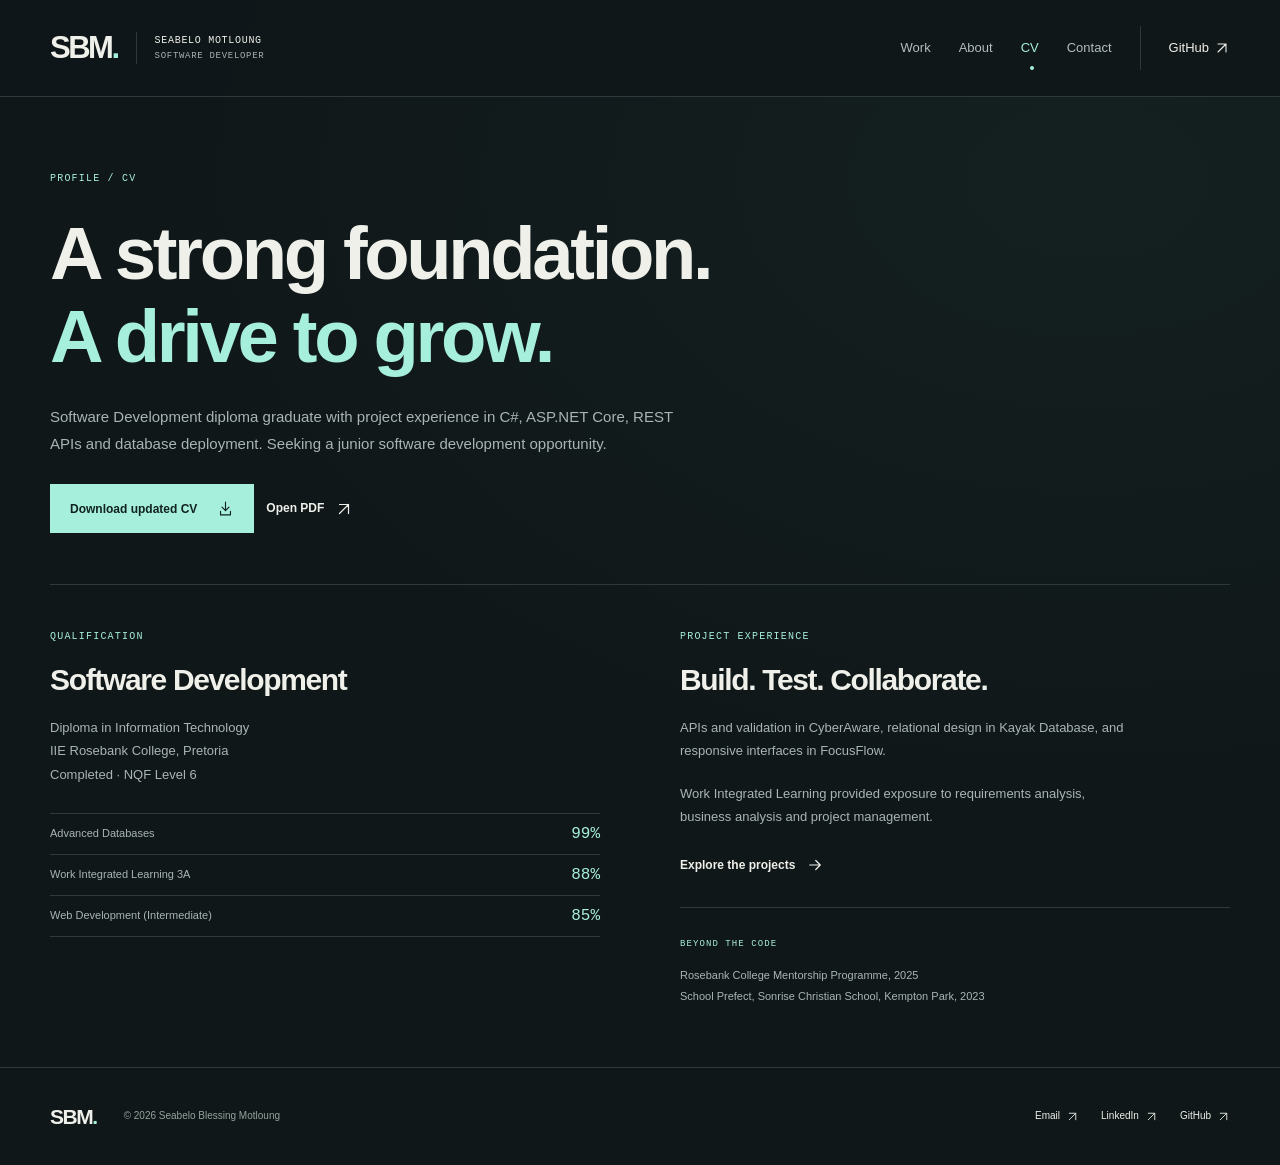
<file: resume.html>
<!doctype html>
<html lang="en-ZA"><head><meta charset="utf-8"><meta name="viewport" content="width=device-width,initial-scale=1">
<title>CV | Seabelo Blessing Motloung, Software Developer</title><meta name="description" content="Download the updated CV of Seabelo Blessing Motloung. Software Development diploma graduate with project experience in .NET, APIs, databases and testing."><meta name="author" content="Seabelo Blessing Motloung"><meta name="robots" content="index,follow,max-image-preview:large"><meta name="theme-color" content="#101719"><meta name="color-scheme" content="dark">
<link rel="canonical" href="https://seabelomotloung.co.za/resume.html"><link rel="icon" href="assets/favicon.svg" type="image/svg+xml">
<meta property="og:site_name" content="Seabelo Blessing Motloung"><meta property="og:locale" content="en_ZA"><meta property="og:type" content="website"><meta property="og:title" content="CV | Seabelo Blessing Motloung, Software Developer"><meta property="og:description" content="Download the updated CV of Seabelo Blessing Motloung. Software Development diploma graduate with project experience in .NET, APIs, databases and testing."><meta property="og:url" content="https://seabelomotloung.co.za/resume.html"><meta property="og:image" content="https://seabelomotloung.co.za/assets/images/seabelo-social.jpg"><meta property="og:image:width" content="960"><meta property="og:image:height" content="1280"><meta property="og:image:alt" content="Professional portrait of Seabelo Blessing Motloung, Software Developer">
<meta name="twitter:card" content="summary_large_image"><meta name="twitter:title" content="CV | Seabelo Blessing Motloung, Software Developer"><meta name="twitter:description" content="Download the updated CV of Seabelo Blessing Motloung. Software Development diploma graduate with project experience in .NET, APIs, databases and testing."><meta name="twitter:image" content="https://seabelomotloung.co.za/assets/images/seabelo-social.jpg">
<link rel="stylesheet" href="assets/styles.css?v=20261101"><script type="application/ld+json">{"@context":"https://schema.org","@graph":[{"@type":"Person","@id":"https://seabelomotloung.co.za/#person","name":"Seabelo Blessing Motloung","alternateName":"Seabelo Motloung","url":"https://seabelomotloung.co.za/","image":"https://seabelomotloung.co.za/assets/images/seabelo-social.jpg","jobTitle":"Software Developer","description":"Software Development diploma graduate with project experience in C#, ASP.NET Core, REST APIs and databases.","sameAs":["https://github.com/motloungseabelo-gif","https://www.linkedin.com/in/seabelo-motloung-aa58aa301"],"alumniOf":[{"@type":"CollegeOrUniversity","name":"IIE Rosebank College","description":"Pretoria campus","address":{"@type":"PostalAddress","addressLocality":"Pretoria","addressRegion":"Gauteng","addressCountry":"ZA"}},{"@type":"School","name":"Sonrise Christian School","url":"https://sonrisechristianschool.co.za/","address":{"@type":"PostalAddress","addressLocality":"Kempton Park","addressRegion":"Gauteng","addressCountry":"ZA"}}],"homeLocation":{"@type":"Place","name":"Gauteng, South Africa"},"knowsAbout":["C#","ASP.NET Core","REST APIs","SQL","Kotlin","JavaScript","Docker","Azure DevOps","Software testing"]},{"@type":"WebSite","@id":"https://seabelomotloung.co.za/#website","url":"https://seabelomotloung.co.za/","name":"Seabelo Blessing Motloung | Software Developer","publisher":{"@id":"https://seabelomotloung.co.za/#person"}},{"@type":"WebPage","@id":"https://seabelomotloung.co.za/resume.html#webpage","url":"https://seabelomotloung.co.za/resume.html","name":"CV | Seabelo Blessing Motloung, Software Developer","description":"Download the updated CV of Seabelo Blessing Motloung. Software Development diploma graduate with project experience in .NET, APIs, databases and testing.","inLanguage":"en-ZA","about":{"@id":"https://seabelomotloung.co.za/#person"},"isPartOf":{"@id":"https://seabelomotloung.co.za/#website"}}]}</script><script src="assets/script.js?v=20261101" defer></script></head>
<body><a class="skip-link" href="#main">Skip to content</a>
<header class="site-header"><div class="container nav-shell">
<a class="brand" href="index.html" aria-label="Seabelo Motloung, home"><span class="brand-mark">SBM<span aria-hidden="true">.</span></span><span class="brand-label">SEABELO MOTLOUNG<span>SOFTWARE DEVELOPER</span></span></a>
<button class="nav-toggle" type="button" aria-expanded="false" aria-controls="primary-nav"><span>Menu</span><svg viewBox="0 0 24 24" fill="none" aria-hidden="true"><path d="M4 8h16M4 16h16"/></svg></button>
<nav id="primary-nav" class="primary-nav" aria-label="Primary navigation"><a href="projects.html">Work</a><a href="about.html">About</a><a href="resume.html" aria-current="page">CV</a><a href="contact.html">Contact</a><a class="nav-github" href="https://github.com/motloungseabelo-gif" target="_blank" rel="noopener noreferrer" aria-label="GitHub profile, opens in a new tab">GitHub <svg viewBox="0 0 24 24" fill="none" aria-hidden="true"><path d="M6 18 18 6M6 6h12v12"/></svg></a></nav>
</div></header><main id="main"><section class="page-hero container"><p class="eyebrow">PROFILE / CV</p><h1>A strong foundation.<br><span>A drive to grow.</span></h1><p class="lead">Software Development diploma graduate with project experience in C#, ASP.NET Core, REST APIs and database deployment. Seeking a junior software development opportunity.</p><div class="hero-actions"><a class="button button-primary" href="Seabelo_Blessing_Motloung_CV.pdf" download>Download updated CV<svg viewBox="0 0 24 24" fill="none" aria-hidden="true"><path d="M12 3v12m-5-5 5 5 5-5M5 16v5h14v-5"/></svg></a><a class="text-link" href="Seabelo_Blessing_Motloung_CV.pdf" target="_blank" rel="noopener noreferrer">Open PDF <svg viewBox="0 0 24 24" fill="none" aria-hidden="true"><path d="M6 18 18 6M6 6h12v12"/></svg></a></div></section><section class="container resume-layout"><div class="resume-block"><p class="micro-label">QUALIFICATION</p><h2>Software Development</h2><p>Diploma in Information Technology<br>IIE Rosebank College, Pretoria<br>Completed · NQF Level 6</p><div class="result-list"><p><span>Advanced Databases</span><strong>99%</strong></p><p><span>Work Integrated Learning 3A</span><strong>88%</strong></p><p><span>Web Development (Intermediate)</span><strong>85%</strong></p></div></div><div class="resume-block"><p class="micro-label">PROJECT EXPERIENCE</p><h2>Build. Test. Collaborate.</h2><p>APIs and validation in CyberAware, relational design in Kayak Database, and responsive interfaces in FocusFlow.</p><p>Work Integrated Learning provided exposure to requirements analysis, business analysis and project management.</p><a class="text-link" href="projects.html">Explore the projects <svg viewBox="0 0 24 24" fill="none" aria-hidden="true"><path d="M5 12h14M13 6l6 6-6 6"/></svg></a><div class="credential"><span class="micro-label">BEYOND THE CODE</span><p>Rosebank College Mentorship Programme, 2025<br>School Prefect, Sonrise Christian School, Kempton Park, 2023</p></div></div></section></main><footer class="site-footer"><div class="container footer-inner"><a class="footer-signature" href="index.html">SBM<span>.</span></a><p>© 2026 Seabelo Blessing Motloung</p><div class="footer-links"><a href="mailto:seabelomotloung@gmail.com">Email <svg viewBox="0 0 24 24" fill="none" aria-hidden="true"><path d="M6 18 18 6M6 6h12v12"/></svg></a><a href="https://www.linkedin.com/in/seabelo-motloung-aa58aa301" target="_blank" rel="noopener noreferrer">LinkedIn <svg viewBox="0 0 24 24" fill="none" aria-hidden="true"><path d="M6 18 18 6M6 6h12v12"/></svg></a><a href="https://github.com/motloungseabelo-gif" target="_blank" rel="noopener noreferrer">GitHub <svg viewBox="0 0 24 24" fill="none" aria-hidden="true"><path d="M6 18 18 6M6 6h12v12"/></svg></a></div></div></footer></body></html>
</file>
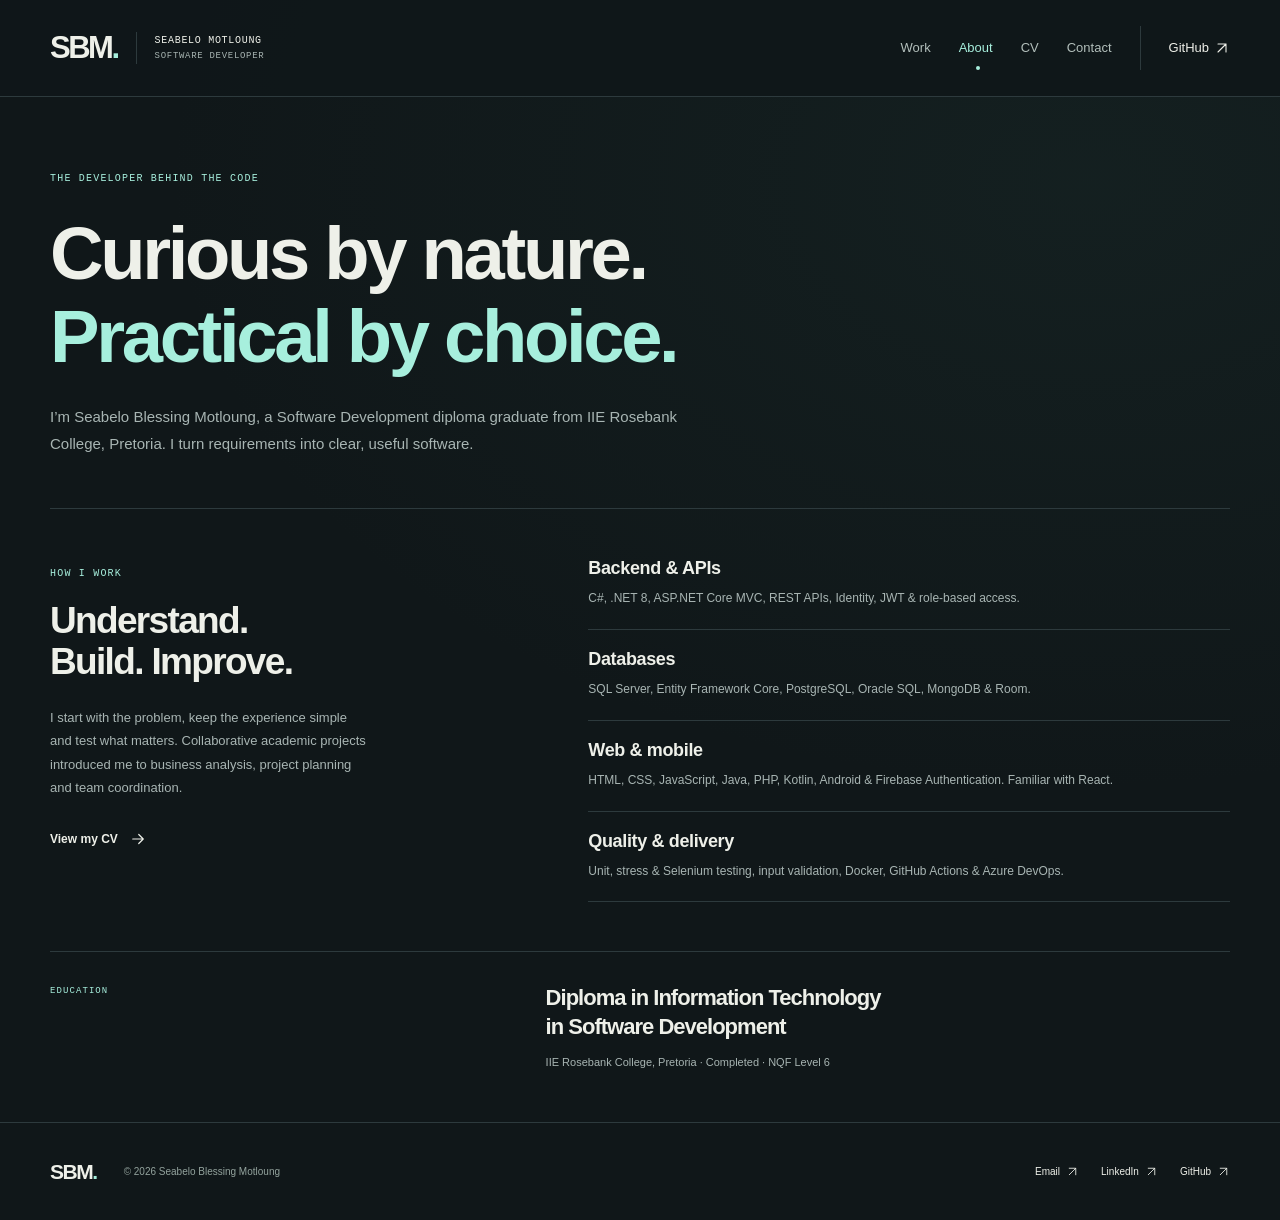
<file: portfolio_site/about.html>
<!doctype html><html lang="en"><head><meta charset="utf-8"><meta name="robots" content="noindex,follow"><link rel="canonical" href="https://seabelomotloung.co.za/about.html"><meta http-equiv="refresh" content="0;url=../about.html"><title>About Seabelo Blessing Motloung | Software Developer</title></head><body><p>This legacy page has moved to the current <a href="../about.html">About page</a>.</p></body></html>
</file>
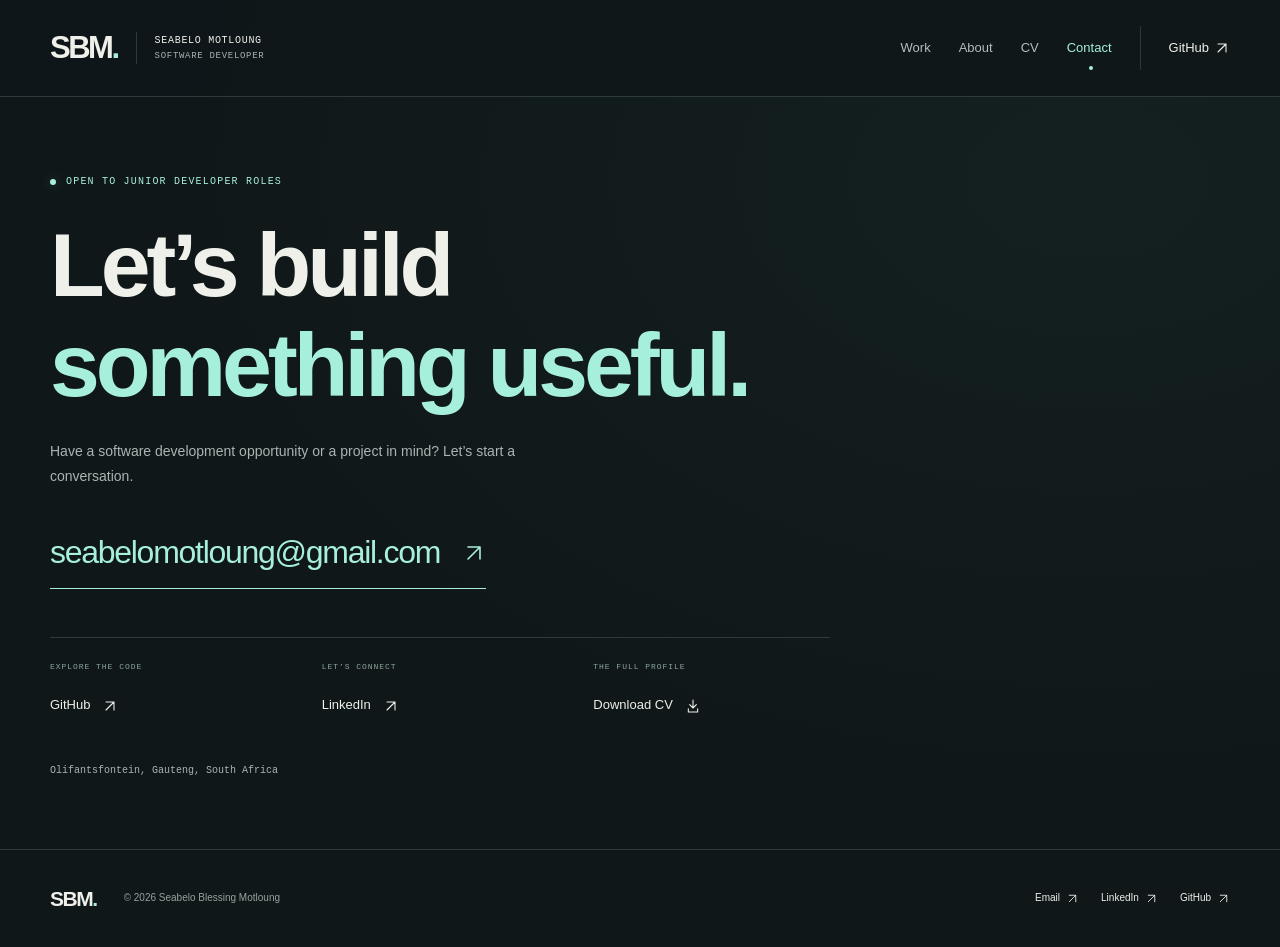
<file: portfolio_site/contact.html>
<!doctype html><html lang="en"><head><meta charset="utf-8"><meta name="robots" content="noindex,follow"><link rel="canonical" href="https://seabelomotloung.co.za/contact.html"><meta http-equiv="refresh" content="0;url=../contact.html"><title>Contact Seabelo Blessing Motloung | Software Developer</title></head><body><p>This legacy page has moved to the current <a href="../contact.html">Software Developer contact page</a>. Public contact is available by email and GitHub.</p></body></html>
</file>
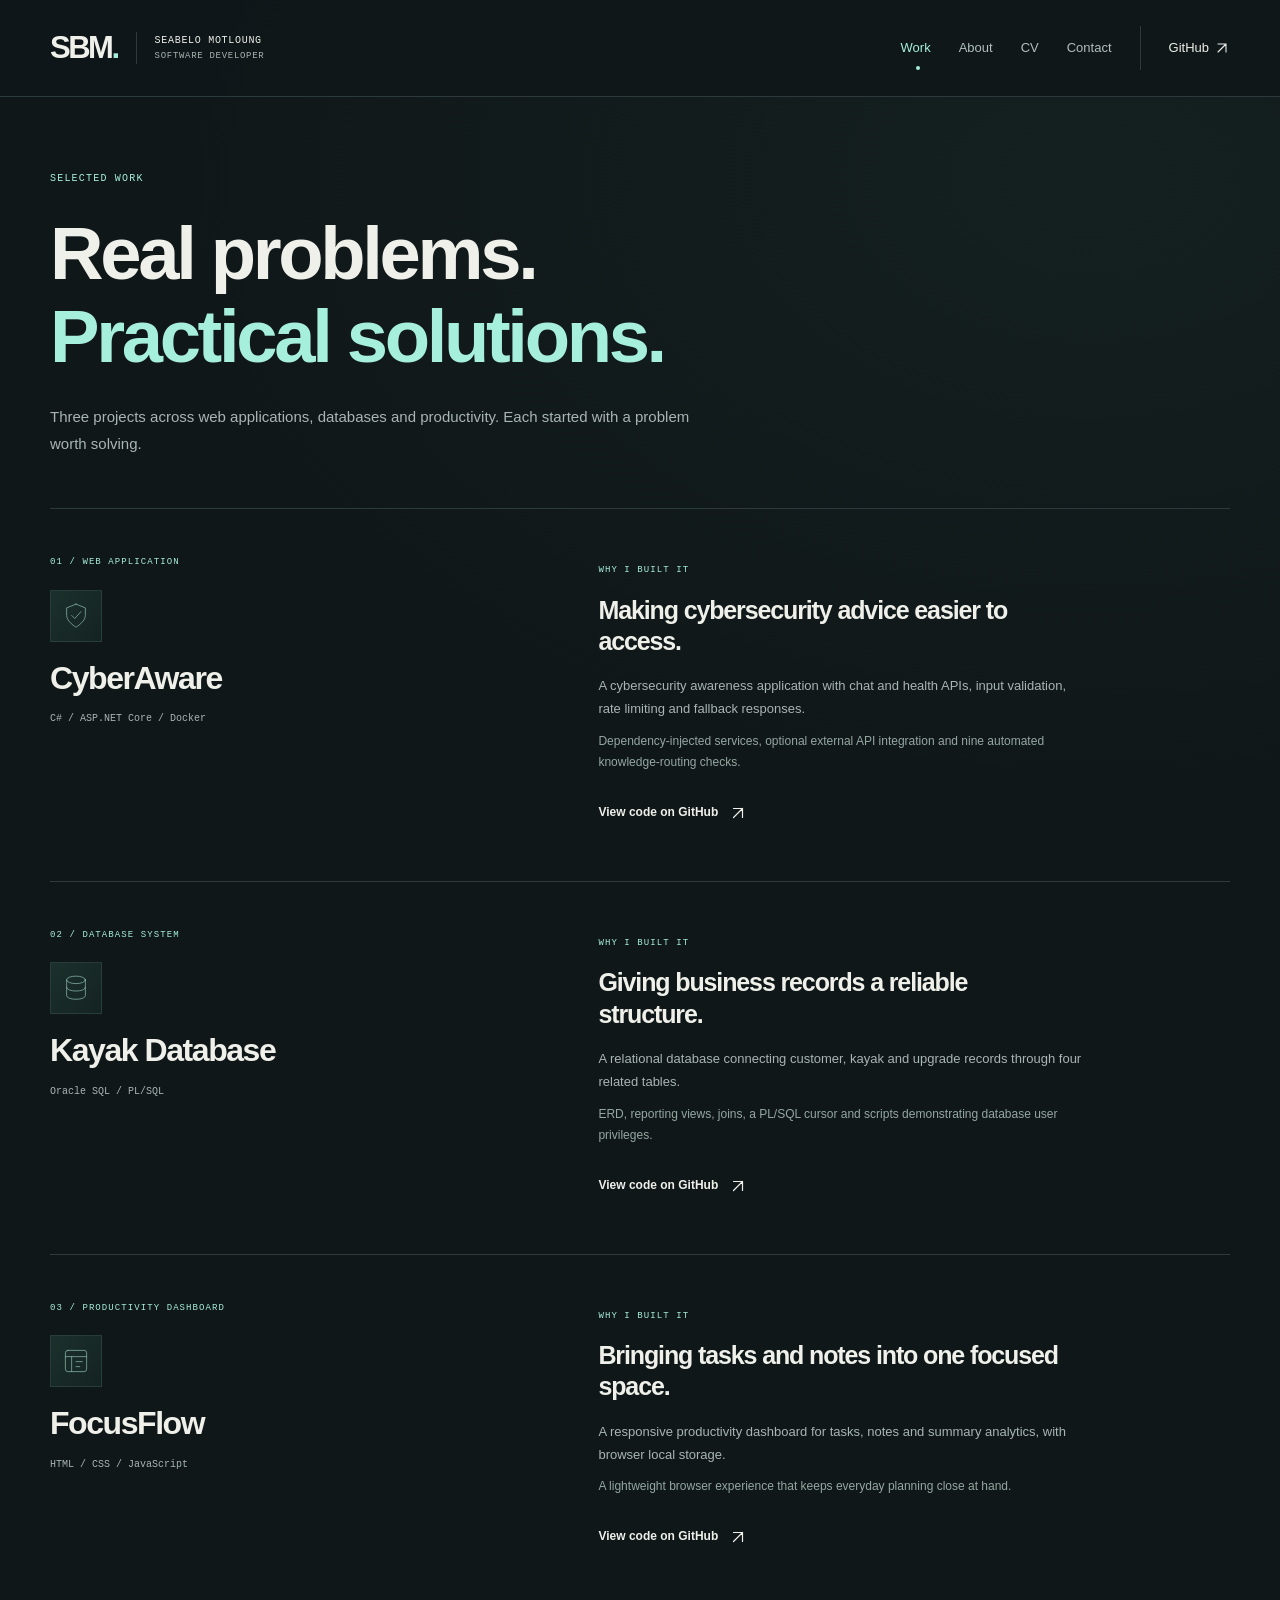
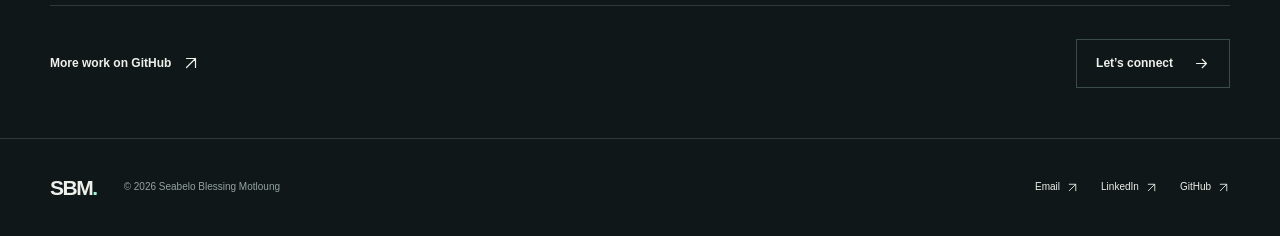
<file: portfolio_site/projects.html>
<!doctype html><html lang="en"><head><meta charset="utf-8"><meta name="robots" content="noindex,follow"><link rel="canonical" href="https://seabelomotloung.co.za/projects.html"><meta http-equiv="refresh" content="0;url=../projects.html"><title>Software Developer Projects | Seabelo Blessing Motloung</title></head><body><p>This legacy page has moved to the current <a href="../projects.html">Software Developer project case studies</a>.</p></body></html>
</file>
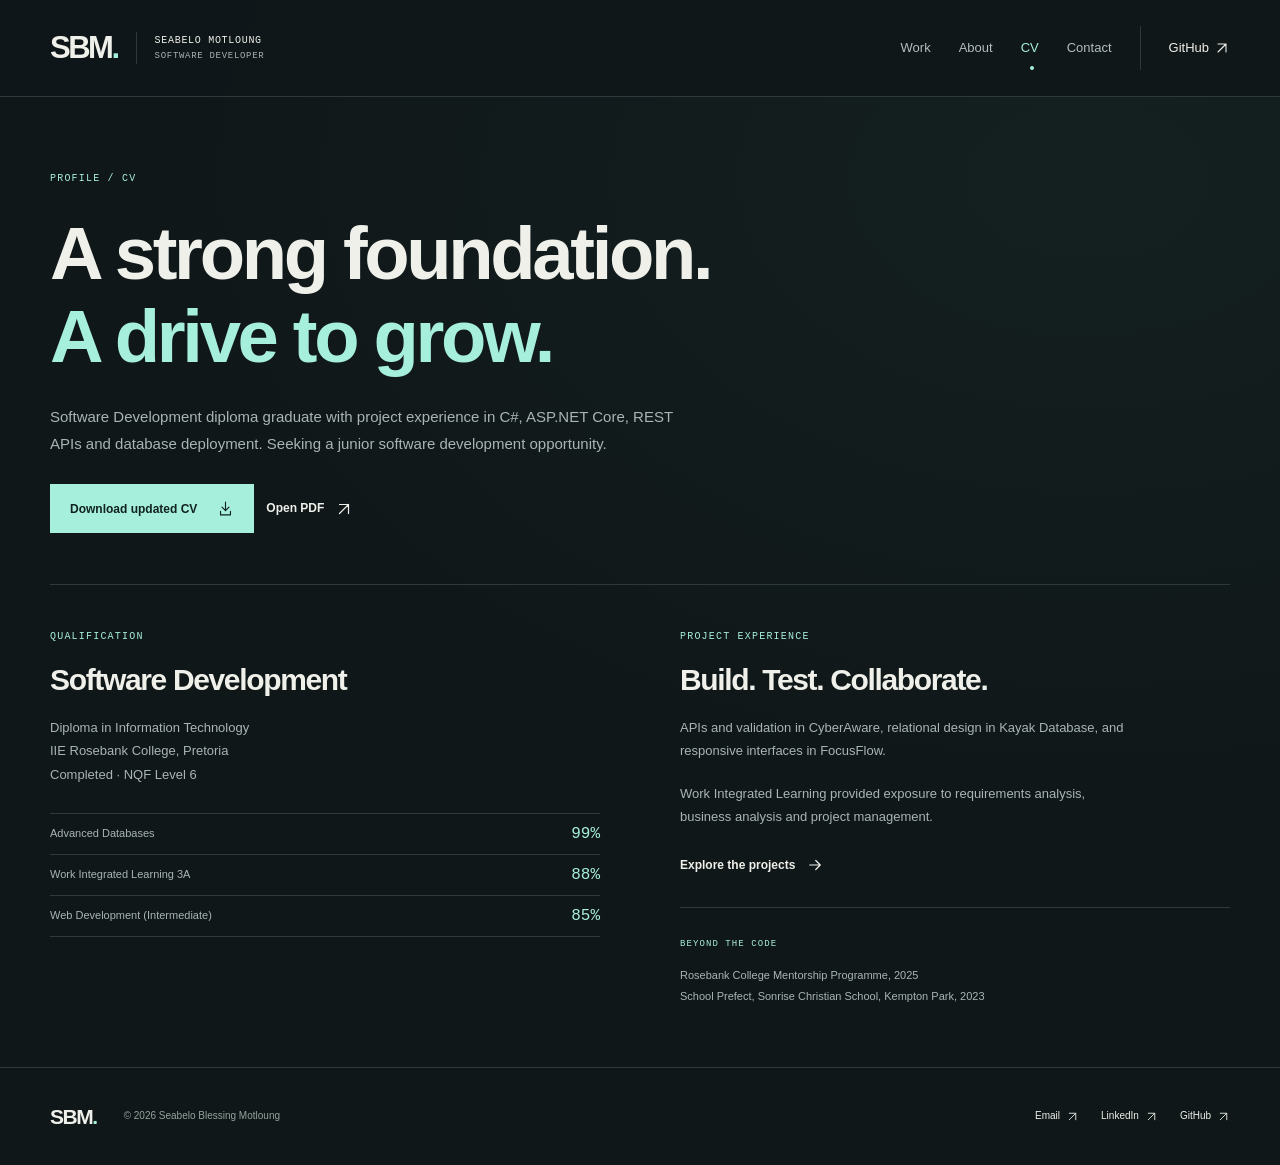
<file: portfolio_site/resume.html>
<!doctype html><html lang="en"><head><meta charset="utf-8"><meta name="robots" content="noindex,follow"><link rel="canonical" href="https://seabelomotloung.co.za/resume.html"><meta http-equiv="refresh" content="0;url=../resume.html"><title>Software Developer Resume | Seabelo Blessing Motloung</title></head><body><p>This legacy page has moved to the current <a href="../resume.html">Software Developer resume</a>.</p></body></html>
</file>
<file: assets/styles.css>
@charset "UTF-8";
:root{color-scheme:dark;--bg:#101719;--surface:#162022;--text:#eef0e9;--muted:#a8b5b3;--accent:#a7efdd;--line:#2d3a3d;--mono:ui-monospace,SFMono-Regular,Consolas,"Liberation Mono",monospace;--sans:Inter,"Segoe UI",Arial,sans-serif}
*{box-sizing:border-box}html{scroll-behavior:smooth;scroll-padding-top:110px}body{margin:0;background:var(--bg);color:var(--text);font-family:var(--sans);font-size:16px;line-height:1.6;-webkit-font-smoothing:antialiased}body:before{content:"";position:absolute;inset:0 0 auto;height:900px;z-index:-1;pointer-events:none;background:radial-gradient(ellipse at 85% 20%,#284b442b,transparent 60%)}::selection{background:var(--accent);color:var(--bg)}a{color:inherit;text-decoration:none}button{font:inherit}svg{display:inline-block;width:22px;height:22px;flex-shrink:0;stroke:currentColor;stroke-width:1.6;stroke-linecap:round;stroke-linejoin:round;vertical-align:middle}img{max-width:100%;display:block}h1,h2,h3,p{margin:0}h1,h2,h3{font-weight:550;line-height:1.12;letter-spacing:-.045em}h1{font-size:clamp(3rem,5.5vw,5rem)}h1 span,h2 span{color:var(--accent)}h2{font-size:clamp(2rem,3.4vw,3rem)}h3{font-size:1.6rem}p{color:var(--muted)}a,button{-webkit-tap-highlight-color:transparent}a:focus-visible,button:focus-visible{outline:2px solid var(--accent);outline-offset:6px;border-radius:3px}a:hover{color:var(--accent)}.container{width:min(1180px,calc(100% - 96px));margin-inline:auto}.skip-link{position:fixed;top:12px;left:16px;z-index:30;padding:10px 18px;background:var(--accent);color:var(--bg);transform:translateY(-150%)}.skip-link:focus{transform:translateY(0);color:var(--bg)}.site-header{position:sticky;top:0;z-index:20;background:#101719f5;border-bottom:1px solid var(--line)}.nav-shell{min-height:96px;display:flex;justify-content:space-between;align-items:center;gap:24px}.brand{display:flex;align-items:center;gap:18px;flex-shrink:0}.brand-mark{font-size:31px;font-weight:750;letter-spacing:-.08em;line-height:1}.brand-mark>span,.footer-signature>span{color:var(--accent)}.brand-label{font:10px/1.7 var(--mono);letter-spacing:.07em;display:block;border-left:1px solid var(--line);padding-left:18px;color:var(--text)}.brand-label>span{display:block;color:var(--muted);font-size:9px}.primary-nav{display:flex;align-items:center;gap:28px;font-size:13px}.primary-nav>a{min-height:44px;display:flex;align-items:center;gap:5px;position:relative;color:#b2bfbb}.primary-nav>a:hover,.primary-nav>a[aria-current]{color:var(--accent)}.primary-nav>a[aria-current]:after{position:absolute;content:"";width:4px;height:4px;background:var(--accent);bottom:0;left:50%;border-radius:50%}.primary-nav .nav-github{border-left:1px solid var(--line);padding-left:28px;color:var(--text)}.nav-github svg{width:16px;height:16px}.nav-toggle{display:none;background:transparent;border:1px solid var(--line);color:var(--text);padding:8px 12px;align-items:center;gap:10px;min-height:44px}.nav-toggle svg{width:20px;height:20px}.eyebrow,.micro-label{font-family:var(--mono);font-weight:400;letter-spacing:.12em;font-size:10px;line-height:1.7;color:var(--accent)}.eyebrow{display:flex;align-items:center;gap:10px;margin-bottom:25px}.status-dot{width:6px;height:6px;border-radius:50%;background:var(--accent);flex-shrink:0;box-shadow:0 0 12px #a7efdd44}.hero{display:grid;grid-template-columns:1.25fr 1fr;align-items:center;gap:64px;min-height:690px;padding-block:64px 56px;position:relative}.hero:before{content:"";position:absolute;right:-36px;top:0;width:62%;height:100%;z-index:-1;background-image:linear-gradient(#a7efdd06 1px,transparent 1px),linear-gradient(90deg,#a7efdd06 1px,transparent 1px);background-size:52px 52px;mask-image:radial-gradient(ellipse at 60% 50%,black,transparent 73%)}.hero h1{font-size:clamp(3.1rem,4.7vw,4.5rem);letter-spacing:-.055em}.hero-statement{font-size:19px;color:var(--text);margin-top:26px;letter-spacing:-.02em}.lead{font-size:16px;line-height:1.8;max-width:540px}.hero .lead{margin-top:13px;max-width:460px;font-size:14px}.hero-actions{display:flex;align-items:center;flex-wrap:wrap;gap:12px;margin-top:29px}.button{display:inline-flex;align-items:center;justify-content:center;gap:20px;padding:12px 19px;min-height:49px;border:1px solid transparent;font-size:12px;font-weight:600;white-space:nowrap;line-height:1.5;transition:background .18s,color .18s,border-color .18s}.button svg{width:17px;height:17px}.button-primary{background:var(--accent);color:#10231f}.button-primary:hover{background:#c7ffee;color:#10231f}.button-secondary{color:var(--text);border-color:#3b4b4c;background:transparent}.button-secondary:hover{background:#1c2b2b;border-color:var(--accent);color:var(--accent)}.hero-footnote{display:flex;align-items:center;gap:12px;margin-top:32px;font:10px/1.7 var(--mono);color:#9daca9}.hero-footnote>span:first-child{font-size:19px;color:var(--accent)}.separator{display:inline-block;margin:0 10px;color:#536967}.portrait-scene{position:relative;max-width:420px;width:100%;justify-self:end;perspective:1200px;--rx:0deg;--ry:0deg;--depth:0px}.portrait-stage{transform:translateY(var(--depth)) rotateX(var(--rx)) rotateY(var(--ry));transition:transform .28s ease-out;transform-style:preserve-3d}.portrait-topline,.portrait-bottomline{font:9px/1.5 var(--mono);letter-spacing:.12em;display:flex;justify-content:space-between;gap:12px;color:#94aba3;padding:13px 0}.portrait-topline:before{content:"";position:absolute;width:5px;height:5px;background:var(--accent);top:18px;left:-16px}.portrait-frame{position:relative;isolation:isolate;border:1px solid #6f8d7d78;padding:8px;background:#1c2822;box-shadow:20px 20px 0 -1px var(--bg),20px 20px 0 0 #36444066}.portrait-frame:before,.portrait-frame:after{position:absolute;content:"";z-index:2;width:26px;height:26px;pointer-events:none}.portrait-frame:before{top:-1px;left:-1px;border-left:2px solid var(--accent);border-top:2px solid var(--accent)}.portrait-frame:after{bottom:-1px;right:-1px;border-right:2px solid var(--accent);border-bottom:2px solid var(--accent)}.portrait-frame img{width:100%;height:auto;aspect-ratio:4/4.8;object-fit:cover;object-position:50% 39%;background:#1a271b}.portrait-frame:after{box-shadow:none}.portrait-caption{position:absolute;bottom:22px;left:20px;right:20px;display:flex;align-items:center;justify-content:center;gap:8px;padding:13px 7px;background:#101719f0;border:1px solid #58736880;font:8px/1.5 var(--mono);letter-spacing:.07em;color:var(--text)}.portrait-caption .status-dot{width:4px;height:4px}.portrait-bottomline{position:relative;z-index:1;padding-top:17px}.capabilities{padding-block:25px;border-block:1px solid var(--line);display:flex;gap:34px;align-items:center;justify-content:space-between}.capabilities>.micro-label{font-size:8px;flex-shrink:0}.capabilities>div{display:flex;justify-content:space-between;gap:35px;font:9px/1.5 var(--mono);letter-spacing:.08em;color:#b9c8c2;flex:1;max-width:690px}.section{padding-block:74px}.section-heading{display:flex;align-items:flex-end;justify-content:space-between;gap:24px;margin-bottom:34px}.section-heading .eyebrow{margin-bottom:14px}.text-link{display:inline-flex;align-items:center;gap:11px;font-size:12px;font-weight:550;line-height:1.6;min-height:44px;color:var(--text)}.text-link svg{width:18px;height:18px}.text-link:hover svg{transform:translateX(2px)}.work-list{border-top:1px solid var(--line)}.work-row{display:grid;grid-template-columns:30px 70px 1fr 1.05fr 30px;align-items:center;gap:23px;padding:25px 0;border-bottom:1px solid var(--line);transition:background .18s}.work-row:hover{background:#a7efdd04}.work-index{font:10px var(--mono);color:#81928d}.project-symbol{width:64px;height:64px;display:grid;place-items:center;background:linear-gradient(130deg,#1b302c,#142322);border:1px solid #39534b80}.project-symbol svg{width:34px;height:34px;color:#98c9b9;stroke-width:1.05}.work-title .micro-label{font-size:8px;color:#8fa9a1;letter-spacing:.08em}.work-title h3{font-size:23px;margin-top:7px;color:var(--text)}.work-description{font-size:12px;color:var(--muted);max-width:230px;line-height:1.7}.work-arrow{justify-self:end;color:var(--accent)}.work-arrow svg{width:20px;height:20px}.contact-strip{display:flex;align-items:center;justify-content:space-between;gap:32px;padding-block:45px 58px;border-top:1px solid var(--line)}.contact-strip .eyebrow{margin-bottom:16px}.contact-strip h2{font-size:clamp(2rem,3.4vw,2.8rem)}.contact-strip p:not(.eyebrow){font-size:12px;margin-top:16px}.site-footer{border-top:1px solid var(--line)}.footer-inner{display:flex;align-items:center;gap:27px;min-height:97px}.footer-signature{font-weight:750;font-size:21px;letter-spacing:-.07em}.footer-inner>p{font-size:10px;color:#93a39d}.footer-links{display:flex;gap:22px;margin-left:auto}.footer-links a{display:inline-flex;align-items:center;gap:6px;font-size:10px;min-height:44px}.footer-links svg{width:13px;height:13px}.page-hero{padding-block:73px 51px;border-bottom:1px solid var(--line)}.page-hero h1{font-size:clamp(2.9rem,5.8vw,5.1rem)}.page-hero .lead{margin-top:25px;max-width:650px;font-size:15px}.page-hero .hero-actions{margin-top:27px}.project-detail{display:grid;grid-template-columns:1fr 1.32fr;gap:70px;padding-block:46px;border-bottom:1px solid var(--line);scroll-margin-top:110px}.project-detail-title>.micro-label{display:block;margin-bottom:19px;font-size:9px}.project-detail .project-symbol{width:52px;height:52px;margin-bottom:19px}.project-detail .project-symbol svg{width:30px;height:30px}.project-detail h2{font-size:32px}.technology{font:10px/1.7 var(--mono);margin-top:14px}.project-detail-copy{padding-top:8px}.project-detail-copy .micro-label{font-size:9px}.project-detail-copy h3{font-size:25px;max-width:470px;line-height:1.25;margin-top:16px}.project-detail-copy>p:not(.micro-label){font-size:13px;line-height:1.8;margin-top:17px;max-width:490px}.project-detail-copy>p.detail-note{font-size:12px;color:#94a7a1;margin-top:10px}.project-detail-copy .text-link{margin-top:17px}.page-end{padding-block:33px 50px;display:flex;align-items:center;justify-content:space-between;gap:25px}.about-layout{display:grid;grid-template-columns:1fr 1.4fr;gap:80px;padding-block:49px}.about-intro h2{margin-top:16px;font-size:37px}.about-intro>p{margin-top:23px;font-size:13px;max-width:320px;line-height:1.8}.about-intro .text-link{margin-top:18px}.skill-row{border-bottom:1px solid var(--line);padding-block:19px}.skill-row:first-child{padding-top:0}.skill-row h3{font-size:18px;letter-spacing:-.02em}.skill-row p{font-size:12px;line-height:1.8;margin-top:10px}.education-note{border-top:1px solid var(--line);padding-block:32px 50px;display:flex;align-items:flex-start;justify-content:space-between;gap:30px}.education-note>.micro-label{font-size:9px}.education-note>div{width:58%}.education-note h2{font-size:22px;line-height:1.3}.education-note p{font-size:11px;margin-top:13px}.resume-layout{display:grid;grid-template-columns:1fr 1fr;gap:80px;padding-block:43px 60px}.resume-block h2{font-size:30px;margin-top:18px}.resume-block>p:not(.micro-label){font-size:13px;line-height:1.8;margin-top:19px;max-width:450px}.result-list{border-top:1px solid var(--line);margin-top:27px}.result-list p{border-bottom:1px solid var(--line);display:flex;align-items:center;justify-content:space-between;gap:20px;padding:11px 0;font-size:11px}.result-list strong{font:16px var(--mono);color:var(--accent)}.resume-block>.text-link{margin-top:15px}.credential{border-top:1px solid var(--line);margin-top:20px;padding-top:20px}.credential .micro-label{font-size:9px}.credential p{font-size:11px;line-height:1.9;margin-top:11px}.contact-hero{padding-block:76px 70px}.contact-hero h1{font-size:clamp(3.6rem,7vw,6rem)}.contact-hero>.lead{margin-top:23px;max-width:510px;font-size:14px}.email-link{display:inline-flex;align-items:center;gap:22px;font-size:clamp(1.1rem,2.8vw,2rem);letter-spacing:-.04em;border-bottom:1px solid var(--accent);padding-block:10px;margin-top:28px;color:var(--accent);max-width:100%;overflow-wrap:anywhere}.email-link svg{width:24px;height:24px}.contact-options{display:grid;grid-template-columns:repeat(3,1fr);gap:35px;border-top:1px solid var(--line);margin-top:48px;padding-top:22px;max-width:780px}.contact-options>a{display:flex;flex-direction:column;gap:10px}.contact-options .micro-label{font-size:8px;color:#8ca69e}.contact-options>a>span:last-child{display:flex;align-items:center;gap:12px;font-size:13px;min-height:44px}.contact-options svg{width:16px;height:16px}.location-note{font:10px/1.7 var(--mono);margin-top:34px}
@media(min-width:1300px){.hero{gap:86px}.hero h1{font-size:70px}.hero .lead{font-size:15px}}
@media(max-width:1050px){.container{width:calc(100% - 64px)}.brand-label{display:none}.hero{gap:35px;min-height:630px}.hero h1{font-size:clamp(2.7rem,4.7vw,3.7rem)}.hero .lead{font-size:13px}.hero-actions{gap:10px}.hero .button{font-size:11px;padding-inline:13px;gap:13px}.portrait-caption{font-size:7px;left:15px;right:15px}.capabilities{gap:22px}.capabilities>div{gap:18px;font-size:8px}.work-row{gap:18px;grid-template-columns:22px 60px 1fr 1fr 24px}.work-title h3{font-size:21px}.project-symbol{width:56px;height:56px}.primary-nav{gap:25px}.about-layout{gap:55px}.resume-layout{gap:55px}}
@media(max-width:760px){html{scroll-padding-top:85px}.container{width:calc(100% - 40px)}.nav-shell{min-height:77px;gap:16px}.brand-mark{font-size:29px}.brand-label{display:block;font-size:8px;padding-left:13px}.brand-label>span{font-size:7px}.brand{gap:13px}.primary-nav{gap:21px;flex-wrap:wrap}.primary-nav>a{font-size:12px}.primary-nav .nav-github{display:none}.js .nav-toggle{display:flex}.nav-shell{flex-wrap:wrap}.primary-nav{width:100%;padding-bottom:18px}.js .primary-nav{display:none}.js .primary-nav.open{display:flex}.primary-nav a{flex:1;justify-content:center;border:1px solid var(--line)}.primary-nav>a[aria-current]:after{display:none}.hero{grid-template-columns:1fr;gap:34px;min-height:0;padding-block:43px 34px}.hero h1{font-size:clamp(2.7rem,8.4vw,4.4rem)}.hero .lead{font-size:14px;max-width:510px}.hero-statement{margin-top:23px;font-size:18px}.eyebrow{font-size:9px;margin-bottom:20px}.hero .button{font-size:12px;padding-inline:17px;gap:18px}.hero-actions{margin-top:25px}.hero-footnote{margin-top:22px}.portrait-scene{width:min(86%,380px);justify-self:center;margin-block:0 15px}.portrait-frame img{aspect-ratio:4/4.1;object-position:50% 35%}.portrait-caption{font-size:8px}.hero:before{width:100%;height:60%;top:40%;right:0}.portrait-frame{box-shadow:12px 12px 0 -1px var(--bg),12px 12px 0 0 #36444066}.capabilities{align-items:flex-start;flex-direction:column;gap:14px;padding-block:20px}.capabilities>div{display:grid;grid-template-columns:1fr 1fr;gap:15px 30px;width:100%;font-size:9px}.section{padding-block:43px}.section-heading{margin-bottom:25px;align-items:flex-start}.section-heading h2{font-size:29px;max-width:240px}.section-heading .text-link{font-size:10px;max-width:102px;line-height:1.5;margin-top:20px;gap:6px}.section-heading .text-link svg{width:16px;height:16px}.section-heading .eyebrow{font-size:8px;letter-spacing:.1em;margin-bottom:11px}.work-row{grid-template-columns:48px 1fr 20px;gap:15px;padding-block:21px}.work-index,.work-description{display:none}.project-symbol{width:48px;height:48px}.project-symbol svg{width:28px;height:28px}.work-title h3{font-size:22px}.work-title .micro-label{font-size:7px}.contact-strip{align-items:flex-start;flex-direction:column;padding-block:32px 39px;gap:25px}.contact-strip h2{font-size:33px}.contact-strip p:not(.eyebrow){font-size:12px}.footer-inner{flex-wrap:wrap;gap:7px 18px;padding-block:21px}.footer-inner>p{font-size:9px}.footer-links{width:100%;margin-left:0;gap:25px}.footer-links a{min-height:40px}.page-hero{padding-block:43px 34px}.page-hero h1{font-size:clamp(2.7rem,7.7vw,4.1rem)}.page-hero .lead{margin-top:21px;font-size:14px}.project-detail{grid-template-columns:1fr;gap:25px;padding-block:32px}.project-detail-title>.micro-label{margin-bottom:13px;font-size:8px}.project-detail-title{position:relative;padding-right:65px}.project-detail-title .project-symbol{position:absolute;top:0;right:0;margin:0}.project-detail h2{font-size:30px}.technology{margin-top:10px}.project-detail-copy{padding-top:0}.project-detail-copy h3{font-size:24px;margin-top:11px}.project-detail-copy .micro-label{font-size:8px}.project-detail-copy>p:not(.micro-label){font-size:13px;margin-top:14px}.project-detail-copy .text-link{margin-top:12px}.page-end{padding-block:26px 35px}.page-end .text-link{font-size:11px}.page-end .button{font-size:11px;padding-inline:13px;gap:8px}.about-layout{grid-template-columns:1fr;gap:31px;padding-block:31px}.about-intro h2{font-size:33px}.about-intro>p{max-width:100%;margin-top:17px}.about-intro .text-link{margin-top:12px}.skill-row{padding-block:17px}.education-note{flex-direction:column;gap:17px;padding-block:26px 36px}.education-note>div{width:100%}.education-note h2{font-size:21px}.resume-layout{grid-template-columns:1fr;gap:33px;padding-block:30px 38px}.resume-block h2{font-size:28px;margin-top:14px}.resume-block+.resume-block{border-top:1px solid var(--line);padding-top:26px}.result-list{margin-top:20px}.page-hero .hero-actions{gap:15px}.contact-hero{padding-block:46px 36px}.contact-hero h1{font-size:clamp(3.1rem,9vw,4.6rem)}.contact-hero>.eyebrow{font-size:8px}.contact-hero>.lead{font-size:14px}.email-link{font-size:clamp(1rem,4.3vw,1.6rem);gap:10px;margin-top:24px;letter-spacing:-.025em}.email-link svg{width:19px;height:19px}.contact-options{gap:19px;margin-top:34px;padding-top:20px}.contact-options .micro-label{font-size:6px;letter-spacing:.04em}.contact-options>a>span:last-child{font-size:11px;gap:8px}.contact-options svg{width:14px;height:14px}.location-note{font-size:9px;margin-top:28px}}
@media(max-width:380px){.container{width:calc(100% - 32px)}.brand-label{font-size:7px}.brand-label>span{font-size:6px}.brand-mark{font-size:26px}.nav-toggle{font-size:11px;padding:7px 9px}.hero h1{font-size:39px}.hero .button{font-size:11px;padding-inline:12px;gap:12px}.hero-footnote{font-size:8px}.hero-footnote .separator{margin-inline:6px}.portrait-caption{font-size:6px}.section-heading h2{font-size:25px}.contact-options{gap:13px}.contact-options>a>span:last-child{font-size:10px}.contact-options .micro-label{font-size:5.5px}.footer-inner>p{font-size:8px}.email-link{font-size:15px}}
@media(hover:hover) and (pointer:fine){body,body *{cursor:url("data:image/svg+xml,%3Csvg xmlns='http://www.w3.org/2000/svg' width='64' height='42' viewBox='0 0 64 42'%3E%3Cpath d='M3 2v23l6-6 5 10 5-3-5-10 9-1Z' fill='%23a7efdd' stroke='%23101719' stroke-width='1.5'/%3E%3Crect x='22' y='23' width='40' height='17' rx='3' fill='%23101719' stroke='%23a7efdd'/%3E%3Ctext x='42' y='35' text-anchor='middle' font-family='Arial,sans-serif' font-size='11' font-weight='700' fill='%23a7efdd'%3ESBM%3C/text%3E%3C/svg%3E") 3 2,auto}a,button,a *,.nav-toggle *{cursor:url("data:image/svg+xml,%3Csvg xmlns='http://www.w3.org/2000/svg' width='64' height='42' viewBox='0 0 64 42'%3E%3Cpath d='M3 2v23l6-6 5 10 5-3-5-10 9-1Z' fill='%23eef0e9' stroke='%23101719' stroke-width='1.5'/%3E%3Crect x='22' y='23' width='40' height='17' rx='3' fill='%23a7efdd'/%3E%3Ctext x='42' y='35' text-anchor='middle' font-family='Arial,sans-serif' font-size='11' font-weight='700' fill='%23101719'%3ESBM%3C/text%3E%3C/svg%3E") 3 2,pointer}}
.sbm-cursor{display:none;position:fixed;top:0;left:0;z-index:1000;pointer-events:none;align-items:flex-start;gap:2px;color:var(--accent);will-change:transform}.sbm-cursor>svg{width:18px;height:26px;fill:currentColor;stroke:var(--bg);stroke-width:1}.sbm-cursor>span{font:700 10px/1 var(--mono);letter-spacing:.06em;border:1px solid var(--accent);background:var(--bg);color:var(--accent);padding:5px 6px;border-radius:3px;margin-top:18px}.sbm-cursor.over-link>span{background:var(--accent);color:var(--bg)}@media(hover:hover) and (pointer:fine){.sbm-cursor.visible{display:flex}body.sbm-cursor-active,body.sbm-cursor-active *{cursor:none!important}}@media(pointer:coarse){.sbm-cursor{display:none!important}}
@media(prefers-reduced-motion:reduce){html{scroll-behavior:auto}*,*:before,*:after{animation:none!important;transition:none!important}.portrait-stage{transform:none!important}}
@media print{body{background:white;color:black}.site-header,.site-footer,.hero-actions,.portrait-scene,.button,.hero:before{display:none}.container{width:100%}p,.micro-label,.eyebrow,h1 span,h2 span{color:#222}.hero,.page-hero,.section,.project-detail,.about-layout,.resume-layout{display:block;padding-block:20px;min-height:0}.work-row{break-inside:avoid}.project-detail{break-inside:avoid}.contact-strip{padding-block:20px}}
</file>
